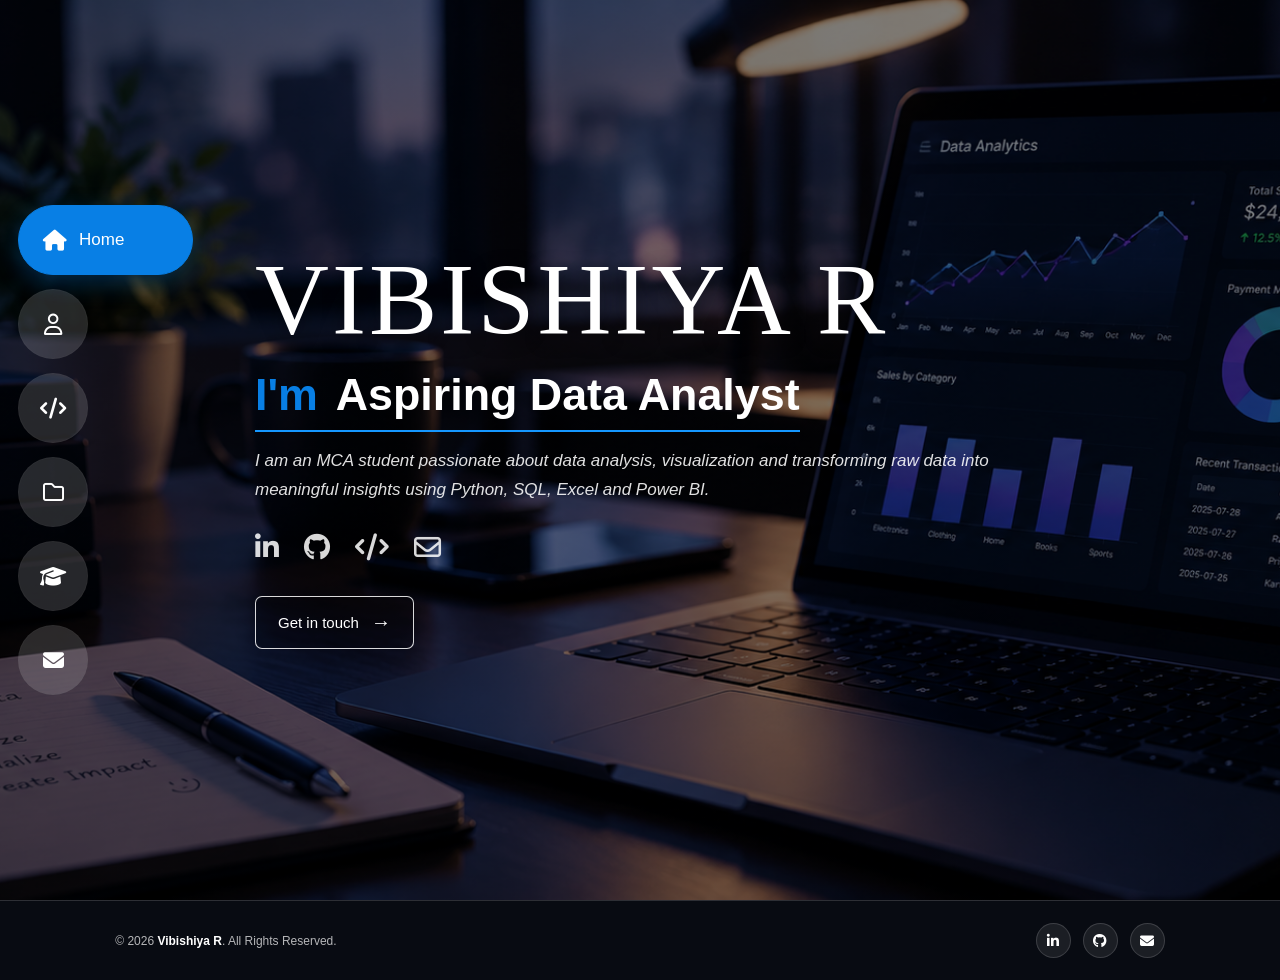
<file: index.html>
<!DOCTYPE html>
<html lang="en">

<head>
    <meta charset="UTF-8">
    <meta name="viewport" content="width=device-width, initial-scale=1.0">

    <title>Vibishiya R | Portfolio</title>

    <link rel="stylesheet" href="style.css">

    <!-- Font Awesome -->
    <link rel="stylesheet"
          href="https://cdnjs.cloudflare.com/ajax/libs/font-awesome/6.5.2/css/all.min.css">
</head>

<body>

    <!-- ================= LEFT NAVIGATION ================= -->

    <nav class="side-nav">

        <a href="index.html" class="nav-icon active" title="Home">
            <i class="fa-solid fa-house"></i>
        </a>

        <a href="about.html" class="nav-icon" title="About">
            <i class="fa-regular fa-user"></i>
        </a>

        <a href="skills.html" class="nav-icon" title="Skills">
            <i class="fa-solid fa-code"></i>
        </a>

        <a href="projects.html" class="nav-icon" title="Projects">
            <i class="fa-regular fa-folder"></i>
        </a>

        <a href="education.html" class="nav-icon" title="Education">
            <i class="fa-solid fa-graduation-cap"></i>
        </a>

        <a href="contact.html" class="nav-icon" title="Contact">
            <i class="fa-solid fa-envelope"></i>
        </a>

    </nav>


    <!-- ================= HOME ================= -->

    <main class="home-page">

        <div class="home-overlay"></div>

        <section class="hero-content">

            <h1>
                VIBISHIYA R
            </h1>

            <h2>
                <span>I'm</span>
                Aspiring Data Analyst
            </h2>

            <p>
                I am an MCA student passionate about data analysis,
                visualization and transforming raw data into
                meaningful insights using Python, SQL, Excel and Power BI.
            </p>


            <!-- SOCIAL LINKS -->

            <div class="social-icons">

                <a href="https://linkedin.com/in/vibishiya-r"
                   target="_blank"
                   title="LinkedIn">

                    <i class="fa-brands fa-linkedin-in"></i>

                </a>

                <a href="https://github.com/Vibishiya-R"
                   target="_blank"
                   title="GitHub">

                    <i class="fa-brands fa-github"></i>

                </a>

                <a href="https://leetcode.com/u/Vibishiya_R"
                   target="_blank"
                   title="LeetCode">

                    <i class="fa-solid fa-code"></i>

                </a>

                <a href="mailto:vibishiyarathakrishnan@gmail.com"
                   title="Email">

                    <i class="fa-regular fa-envelope"></i>

                </a>

            </div>


            <!-- BUTTON -->

            <a href="contact.html" class="contact-btn">
                Get in touch
                <span>→</span>
            </a>

        </section>

    </main>
<!-- =========================================
     FOOTER
========================================= -->

<footer class="site-footer">

    <div class="footer-content">

        <p>
            © 2026 <strong>Vibishiya R</strong>. All Rights Reserved.
        </p>

        <div class="footer-links">

            <a href="https://linkedin.com/in/vibishiya-r"
               target="_blank"
               title="LinkedIn">
                <i class="fa-brands fa-linkedin-in"></i>
            </a>

            <a href="https://github.com/Vibishiya-R"
               target="_blank"
               title="GitHub">
                <i class="fa-brands fa-github"></i>
            </a>

            <a href="mailto:vibishiyarathakrishnan@gmail.com"
               title="Email">
                <i class="fa-solid fa-envelope"></i>
            </a>

        </div>

    </div>

</footer>
</body>

</html>
</file>
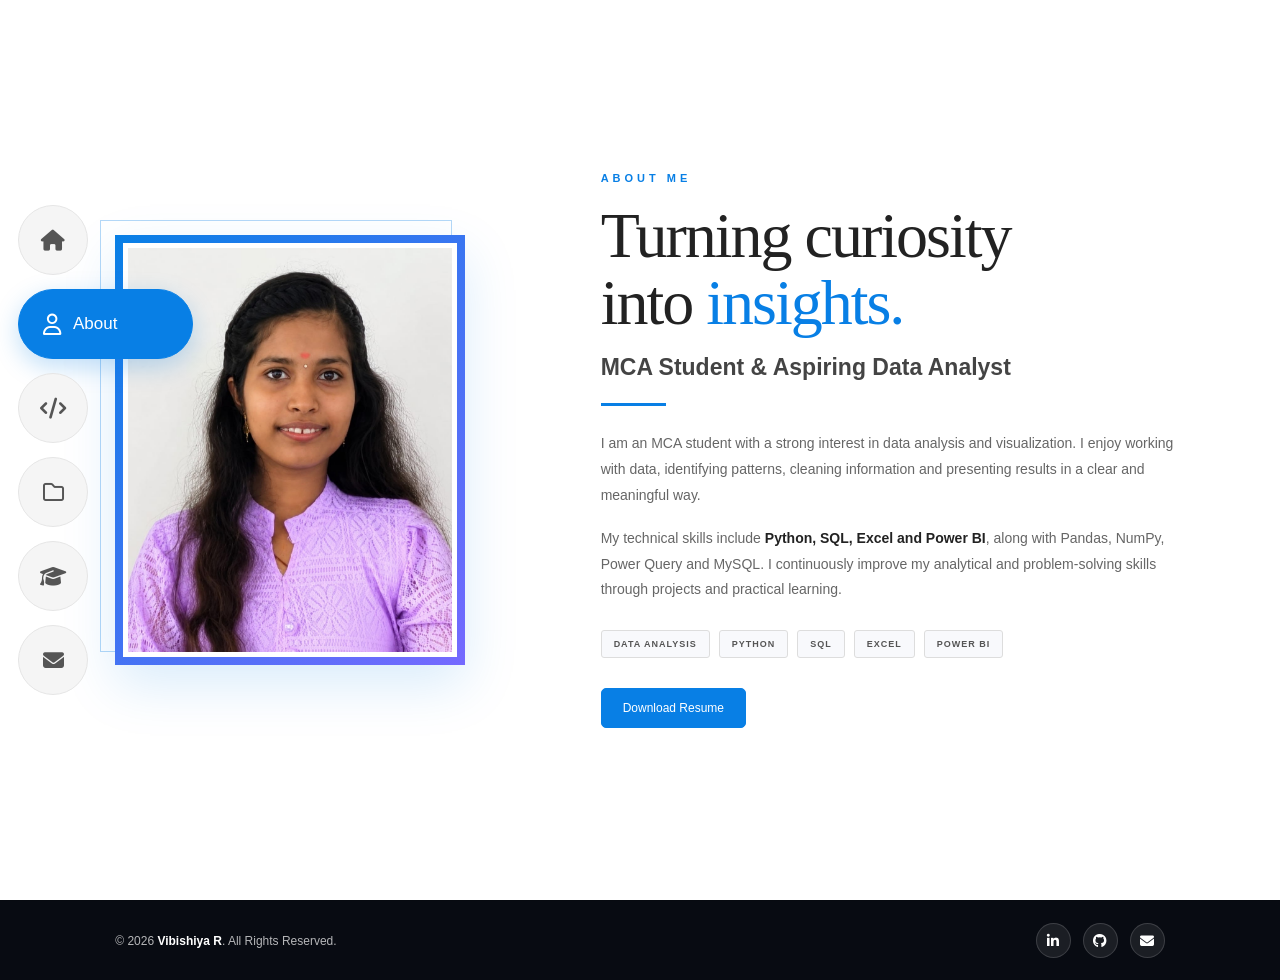
<file: about.html>
<!DOCTYPE html>
<html lang="en">

<head>

    <meta charset="UTF-8">
    <meta name="viewport" content="width=device-width, initial-scale=1.0">

    <title>About | Vibishiya R</title>

    <link rel="stylesheet" href="style.css">
<link rel="stylesheet"
      href="https://cdnjs.cloudflare.com/ajax/libs/font-awesome/6.5.2/css/all.min.css">
</head>


<body class="about-page">
 <!-- ================= LEFT NAVIGATION ================= -->

   <!-- ================= ABOUT PAGE NAVIGATION ================= -->

<nav class="about-nav">

    <a href="index.html" class="about-nav-item" title="Home">
        <i class="fa-solid fa-house"></i>
    </a>

    <a href="about.html" class="about-nav-item active" title="About">
        <i class="fa-regular fa-user"></i>
    </a>

    <a href="skills.html" class="about-nav-item" title="Skills">
        <i class="fa-solid fa-code"></i>
    </a>

    <a href="projects.html" class="about-nav-item" title="Projects">
        <i class="fa-regular fa-folder"></i>
    </a>

    <a href="education.html" class="about-nav-item" title="Education">
        <i class="fa-solid fa-graduation-cap"></i>
    </a>

    <a href="contact.html" class="about-nav-item" title="Contact">
        <i class="fa-solid fa-envelope"></i>
    </a>

</nav>

    <main class="about-main">


        <!-- LEFT : PROFILE IMAGE -->

        <section class="about-image">

            <div class="profile-box">

                <img src="profile.jpeg"
                     alt="Profile Photo">

            </div>

        </section>



        <!-- RIGHT : ABOUT CONTENT -->

        <section class="about-content">


            <p class="about-label">
                ABOUT ME
            </p>


            <h1>
                Turning curiosity<br>
                into <span>insights.</span>
            </h1>


            <h2>
                MCA Student & Aspiring Data Analyst
            </h2>


            <div class="about-line"></div>


            <p class="about-text">

                I am an MCA student with a strong interest in
                data analysis and visualization. I enjoy working
                with data, identifying patterns, cleaning information
                and presenting results in a clear and meaningful way.

            </p>


            <p class="about-text">

                My technical skills include
                <strong>Python, SQL, Excel and Power BI</strong>,
                along with Pandas, NumPy, Power Query and MySQL.
                I continuously improve my analytical and
                problem-solving skills through projects and
                practical learning.

            </p>


            <!-- SKILLS -->

            <div class="about-tags">

                <span>DATA ANALYSIS</span>

                <span>PYTHON</span>

                <span>SQL</span>

                <span>EXCEL</span>

                <span>POWER BI</span>

            </div>


            <!-- RESUME -->

            <a href="vibishiya_resume.pdf"
               class="about-btn"
               download>

                Download Resume

            </a>


        </section>

    </main>
<!-- ================= ABOUT PAGE FOOTER ================= -->

<footer class="about-footer">

    <div class="about-footer-content">

        <p>
            © 2026 <strong>Vibishiya R</strong>. All Rights Reserved.
        </p>

        <div class="about-footer-links">

            <a href="https://linkedin.com/in/vibishiya-r"
               target="_blank"
               title="LinkedIn">
                <i class="fa-brands fa-linkedin-in"></i>
            </a>

            <a href="https://github.com/Vibishiya-R"
               target="_blank"
               title="GitHub">
                <i class="fa-brands fa-github"></i>
            </a>

            <a href="mailto:vibishiyarathakrishnan@gmail.com"
               title="Email">
                <i class="fa-solid fa-envelope"></i>
            </a>

        </div>

    </div>

</footer>
</body>

</html>
</file>
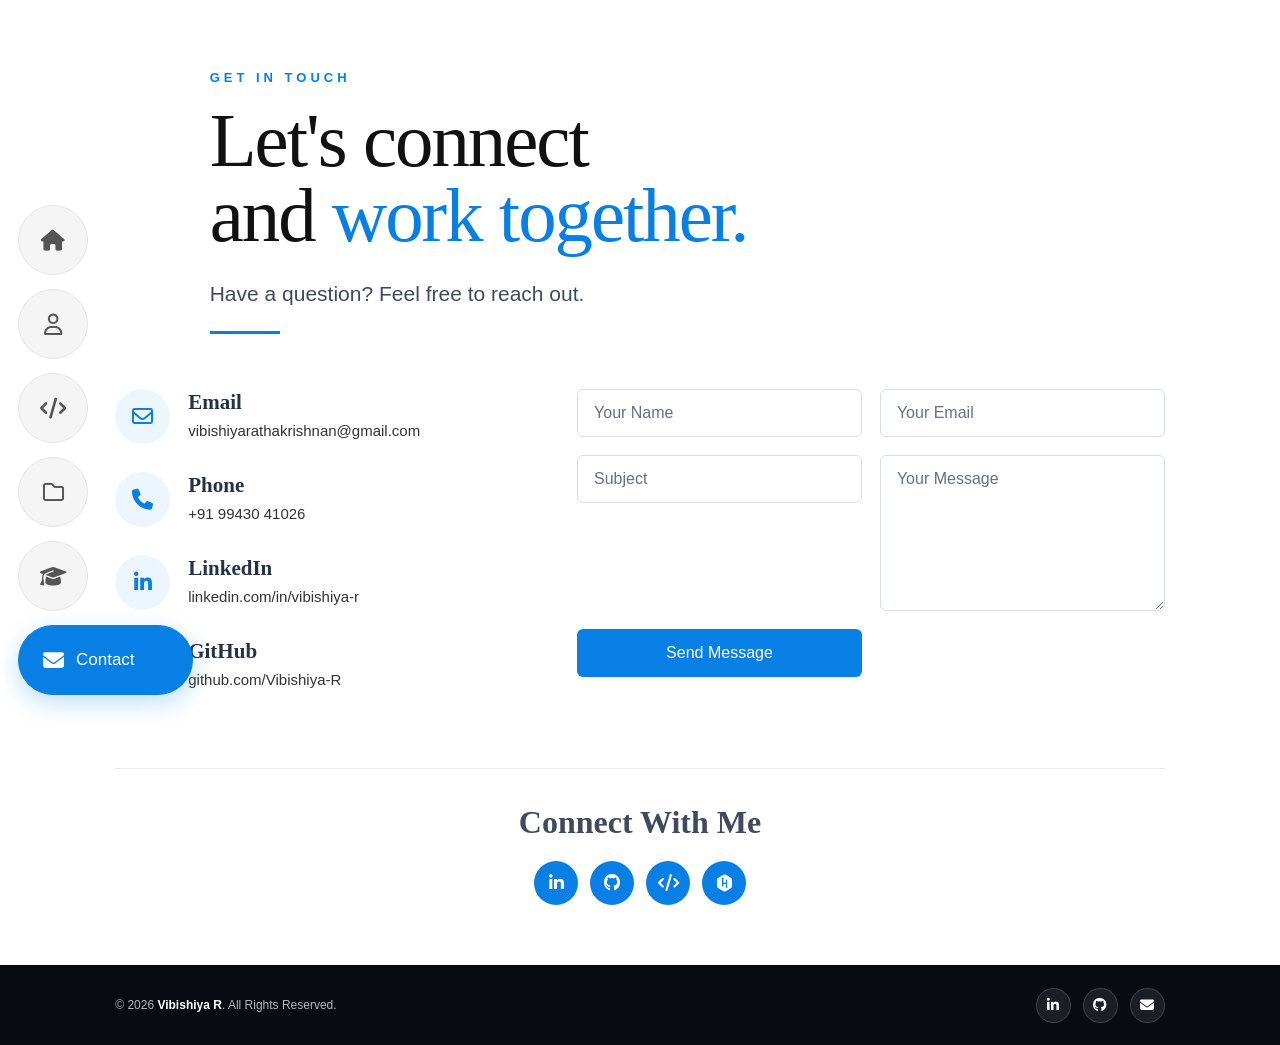
<file: contact.html>
<!DOCTYPE html>
<html lang="en">

<head>

    <meta charset="UTF-8">

    <meta name="viewport"
          content="width=device-width, initial-scale=1.0">

    <title>Contact | Vibishiya R</title>

    <link rel="stylesheet" href="style.css">

    <!-- Font Awesome -->
    <link rel="stylesheet"
          href="https://cdnjs.cloudflare.com/ajax/libs/font-awesome/6.5.2/css/all.min.css">

</head>


<body class="skills-page">


    <!-- =========================================
         SIDE NAVIGATION
    ========================================== -->

   <nav class="about-nav">

    <a href="index.html" class="about-nav-item" title="Home">
        <i class="fa-solid fa-house"></i>
    </a>

    <a href="about.html" class="about-nav-item" title="About">
        <i class="fa-regular fa-user"></i>
    </a>

    <a href="skills.html" class="about-nav-item" title="Skills">
        <i class="fa-solid fa-code"></i>
    </a>

    <a href="projects.html" class="about-nav-item" title="Projects">
        <i class="fa-regular fa-folder"></i>
    </a>

    <a href="education.html" class="about-nav-item" title="Education">
        <i class="fa-solid fa-graduation-cap"></i>
    </a>

    <a href="contact.html" class="about-nav-item active" title="Contact">
        <i class="fa-solid fa-envelope"></i>
    </a>

</nav>
<main class="contact-main">

    <!-- CONTACT HEADING -->
    <div class="contact-heading">

        <p class="contact-label">GET IN TOUCH</p>

        <h1>
            Let's connect<br>
            and <span>work together.</span>
        </h1>

        <h2>
            Have a question? Feel free to reach out.
        </h2>

        <div class="contact-line"></div>

    </div>


    <!-- CONTACT CONTENT -->
    <section class="contact-section">

        <!-- LEFT SIDE -->
        <div class="contact-info">

            <div class="contact-item">

                <div class="contact-icon">
                    <i class="fa-regular fa-envelope"></i>
                </div>

                <div>
                    <h3>Email</h3>
                    <p>vibishiyarathakrishnan@gmail.com</p>
                </div>

            </div>


            <div class="contact-item">

                <div class="contact-icon">
                    <i class="fa-solid fa-phone"></i>
                </div>

                <div>
                    <h3>Phone</h3>
                    <p>+91 99430 41026</p>
                </div>

            </div>


            <div class="contact-item">

                <div class="contact-icon">
                    <i class="fa-brands fa-linkedin-in"></i>
                </div>

                <div>
                    <h3>LinkedIn</h3>
                    <p>linkedin.com/in/vibishiya-r</p>
                </div>

            </div>


            <div class="contact-item">

                <div class="contact-icon">
                    <i class="fa-brands fa-github"></i>
                </div>

                <div>
                    <h3>GitHub</h3>
                    <p>github.com/Vibishiya-R</p>
                </div>

            </div>

        </div>


        <!-- RIGHT SIDE -->
        <div class="contact-form">

            <form action="https://formspree.io/f/myezdaep" method="POST">
                <div class="form-row">

                    <input type="text"
       name="name"
       placeholder="Your Name"
       required>

                    <input type="email"
       name="email"
       placeholder="Your Email"
       required>


                <input type="text"
       name="subject"
       placeholder="Subject"
       required>


                <textarea
    name="message"
    placeholder="Your Message"
    rows="7"
    required></textarea>


                <button type="submit">
                    Send Message
                </button>
            </form>

                

        </div>

    </section>


    <!-- CONTACT SOCIAL LINKS -->
    <section class="contact-social">

        <h2>Connect With Me</h2>

        <div class="social-links">

            <a href="https://www.linkedin.com/in/vibishiya-r"
               target="_blank"
               title="LinkedIn">
                <i class="fa-brands fa-linkedin-in"></i>
            </a>

            <a href="https://github.com/Vibishiya-R"
               target="_blank"
               title="GitHub">
                <i class="fa-brands fa-github"></i>
            </a>

            <a href="https://leetcode.com/u/Vibishiya_R"
               target="_blank"
               title="LeetCode">
                <i class="fa-solid fa-code"></i>
            </a>

            <a href="https://www.hackerrank.com/profile/vibishiya"
               target="_blank"
               title="HackerRank">
                <i class="fa-brands fa-hackerrank"></i>
            </a>

        </div>

    </section>

</main>
<!-- ================= ABOUT PAGE FOOTER ================= -->

<footer class="about-footer">

    <div class="about-footer-content">

        <p>
            © 2026 <strong>Vibishiya R</strong>. All Rights Reserved.
        </p>

        <div class="about-footer-links">

            <a href="https://linkedin.com/in/vibishiya-r"
               target="_blank"
               title="LinkedIn">
                <i class="fa-brands fa-linkedin-in"></i>
            </a>

            <a href="https://github.com/Vibishiya-R"
               target="_blank"
               title="GitHub">
                <i class="fa-brands fa-github"></i>
            </a>

            <a href="mailto:vibishiyarathakrishnan@gmail.com"
               title="Email">
                <i class="fa-solid fa-envelope"></i>
            </a>

        </div>

    </div>

</footer>

</body>

</html>
</file>
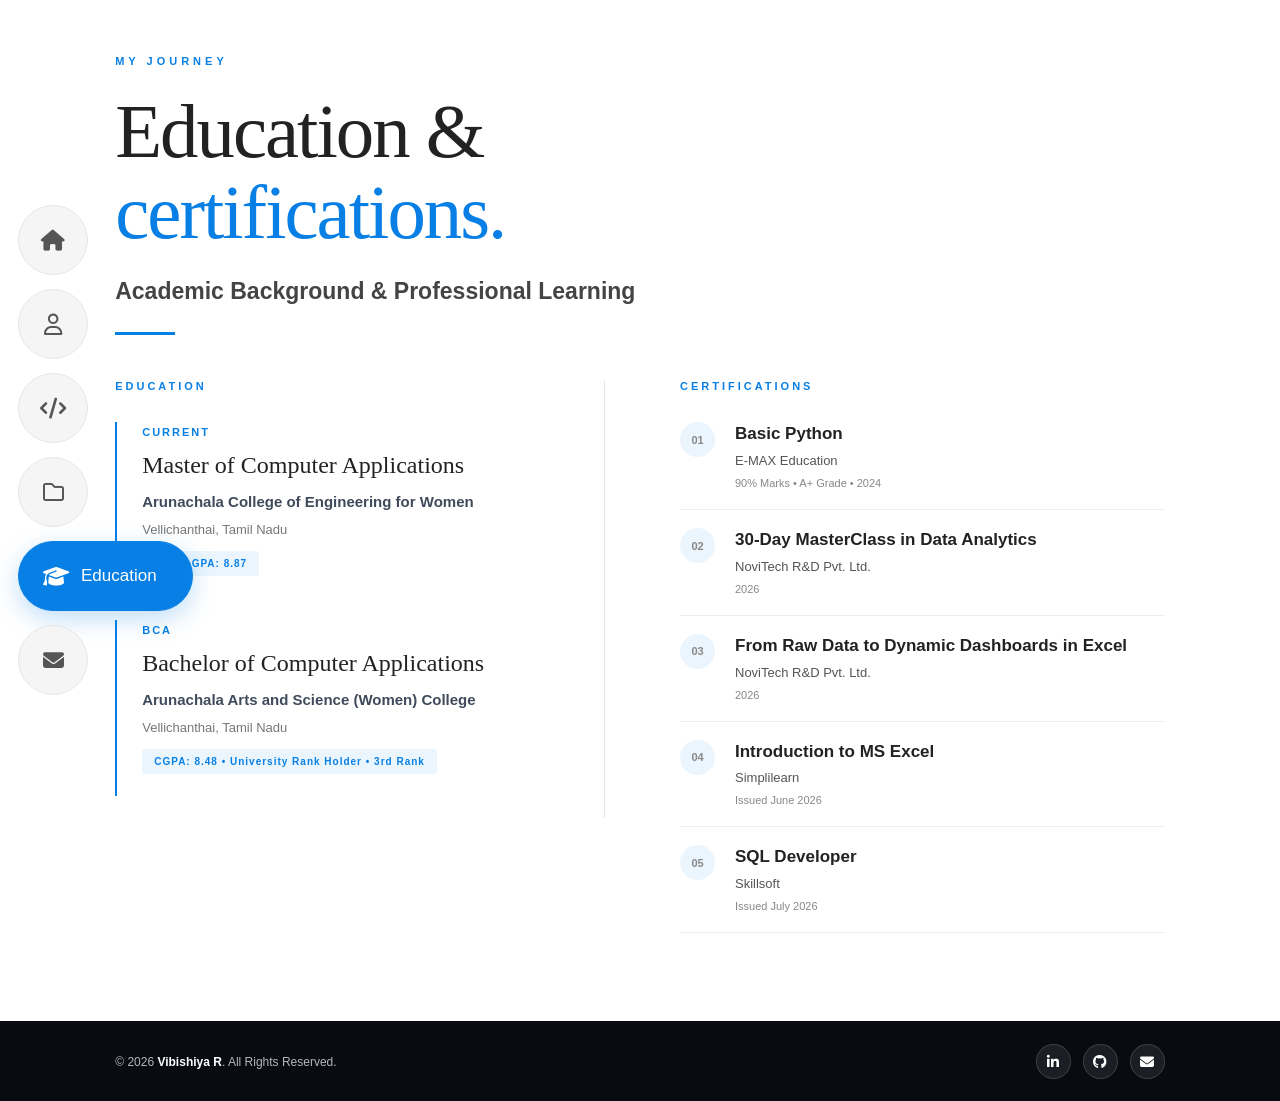
<file: education.html>
<!DOCTYPE html>
<html lang="en">

<head>

    <meta charset="UTF-8">

    <meta name="viewport"
          content="width=device-width, initial-scale=1.0">

    <title>Education | Vibishiya R</title>

    <link rel="stylesheet" href="style.css">

    <!-- Font Awesome -->
    <link rel="stylesheet"
          href="https://cdnjs.cloudflare.com/ajax/libs/font-awesome/6.5.2/css/all.min.css">

</head>


<body class="skills-page">


    <!-- =========================================
         SIDE NAVIGATION
    ========================================== -->

   <nav class="about-nav">

    <a href="index.html" class="about-nav-item" title="Home">
        <i class="fa-solid fa-house"></i>
    </a>

    <a href="about.html" class="about-nav-item" title="About">
        <i class="fa-regular fa-user"></i>
    </a>

    <a href="skills.html" class="about-nav-item" title="Skills">
        <i class="fa-solid fa-code"></i>
    </a>

    <a href="projects.html" class="about-nav-item" title="Projects">
        <i class="fa-regular fa-folder"></i>
    </a>

    <a href="education.html" class="about-nav-item active" title="Education">
        <i class="fa-solid fa-graduation-cap"></i>
    </a>

    <a href="contact.html" class="about-nav-item" title="Contact">
        <i class="fa-solid fa-envelope"></i>
    </a>

</nav>
<main class="education-main">

    <!-- =========================================
         PAGE HEADING
    ========================================== -->

    <div class="education-heading">

        <p class="education-label">MY JOURNEY</p>

        <h1>
            Education &<br>
            <span>certifications.</span>
        </h1>

        <h2>
            Academic Background & Professional Learning
        </h2>

        <div class="education-line"></div>

    </div>


    <!-- =========================================
         EDUCATION + CERTIFICATIONS
    ========================================== -->

    <section class="education-certifications">


        <!-- =====================================
             LEFT : EDUCATION
        ====================================== -->

        <div class="education-section">

            <p class="section-label">EDUCATION</p>

            <!-- MCA -->

            <div class="education-item">

                <span class="education-year">CURRENT</span>

                <h3>
                    Master of Computer Applications
                </h3>

                <h4>
                    Arunachala College of Engineering for Women
                </h4>

                <p>
                    Vellichanthai, Tamil Nadu
                </p>

                <span class="education-status">
        MCA • GPA: 8.87
    </span>

            </div>


            <!-- BCA -->

            <div class="education-item">

                <span class="education-year">BCA</span>

                <h3>
                    Bachelor of Computer Applications
                </h3>

                <h4>
                    Arunachala Arts and Science (Women) College
                </h4>

                <p>
                    Vellichanthai, Tamil Nadu
                </p>

                <span class="education-status">
                    CGPA: 8.48 • University Rank Holder • 3rd Rank
                </span>

            </div>

        </div>



        <!-- =====================================
             RIGHT : CERTIFICATIONS
        ====================================== -->

        <div class="certification-section">

            <p class="section-label">CERTIFICATIONS</p>


            <!-- Certificate 01 -->

            <div class="certification-item">

                <span class="cert-number">01</span>

                <div>

                    <h3>
                        Basic Python
                    </h3>

                    <p>
                        E-MAX Education
                    </p>

                    <span>
                        90% Marks • A+ Grade • 2024
                    </span>

                </div>

            </div>


            


            <!-- Certificate 03 -->

            <div class="certification-item">

                <span class="cert-number">02</span>

                <div>

                    <h3>
                        30-Day MasterClass in Data Analytics
                    </h3>

                    <p>
                        NoviTech R&D Pvt. Ltd.
                    </p>

                    <span>
                        2026
                    </span>

                </div>

            </div>


            <!-- Certificate 04 -->

            <div class="certification-item">

                <span class="cert-number">03</span>

                <div>

                    <h3>
                        From Raw Data to Dynamic Dashboards in Excel
                    </h3>

                    <p>
                        NoviTech R&D Pvt. Ltd.
                    </p>

                    <span>
                        2026
                    </span>

                </div>

            </div>


            <!-- Certificate 05 -->

            <div class="certification-item">

                <span class="cert-number">04</span>

                <div>

                    <h3>
                        Introduction to MS Excel
                    </h3>

                    <p>
                        Simplilearn
                    </p>

                    <span>
                        Issued June 2026
                    </span>

                </div>

            </div>


            <!-- Certificate 06 -->

            <div class="certification-item">

                <span class="cert-number">05</span>

                <div>

                    <h3>
                        SQL Developer
                    </h3>

                    <p>
                        Skillsoft
                    </p>

                    <span>
                        Issued July 2026
                    </span>

                </div>

            </div>

        </div>

    </section>

</main>
<!-- ================= ABOUT PAGE FOOTER ================= -->

<footer class="about-footer">

    <div class="about-footer-content">

        <p>
            © 2026 <strong>Vibishiya R</strong>. All Rights Reserved.
        </p>

        <div class="about-footer-links">

            <a href="https://linkedin.com/in/vibishiya-r"
               target="_blank"
               title="LinkedIn">
                <i class="fa-brands fa-linkedin-in"></i>
            </a>

            <a href="https://github.com/Vibishiya-R"
               target="_blank"
               title="GitHub">
                <i class="fa-brands fa-github"></i>
            </a>

            <a href="mailto:vibishiyarathakrishnan@gmail.com"
               title="Email">
                <i class="fa-solid fa-envelope"></i>
            </a>


        </div>

    </div>

</footer>
</body>
</html>
</file>
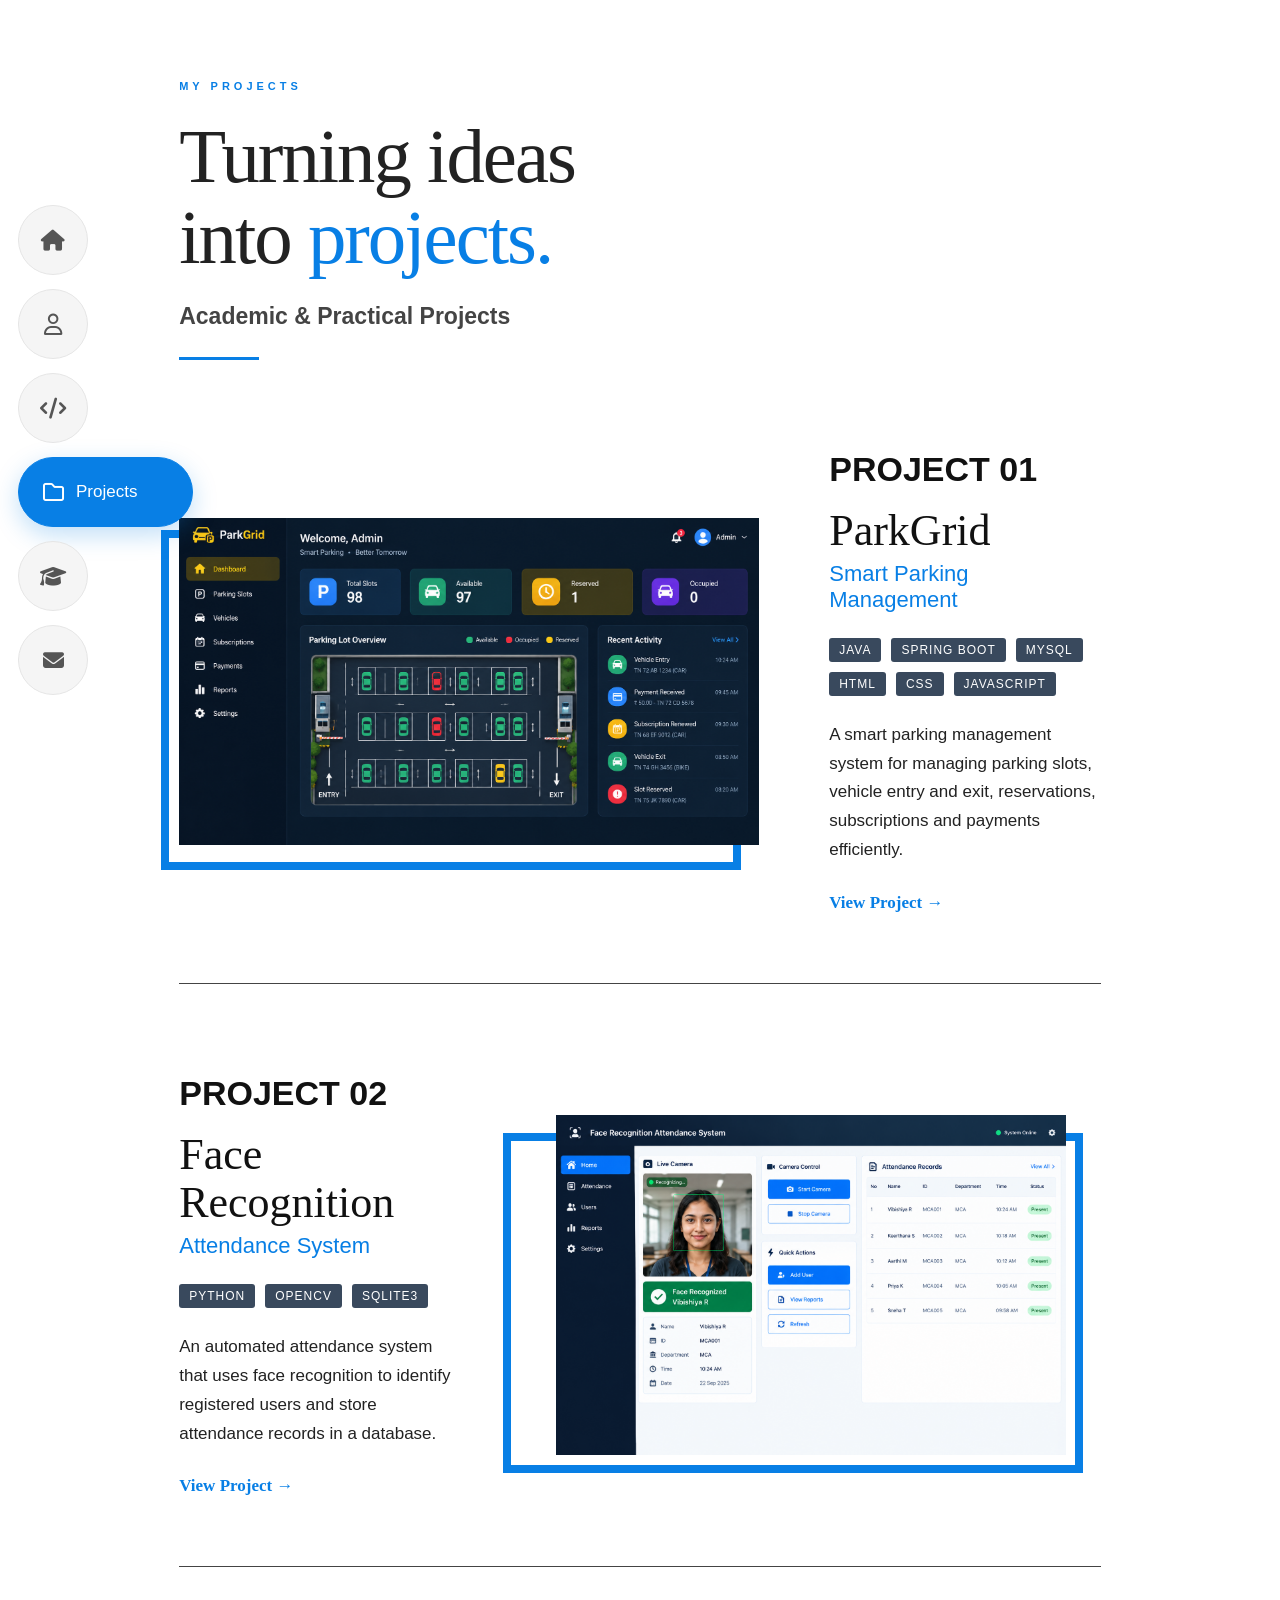
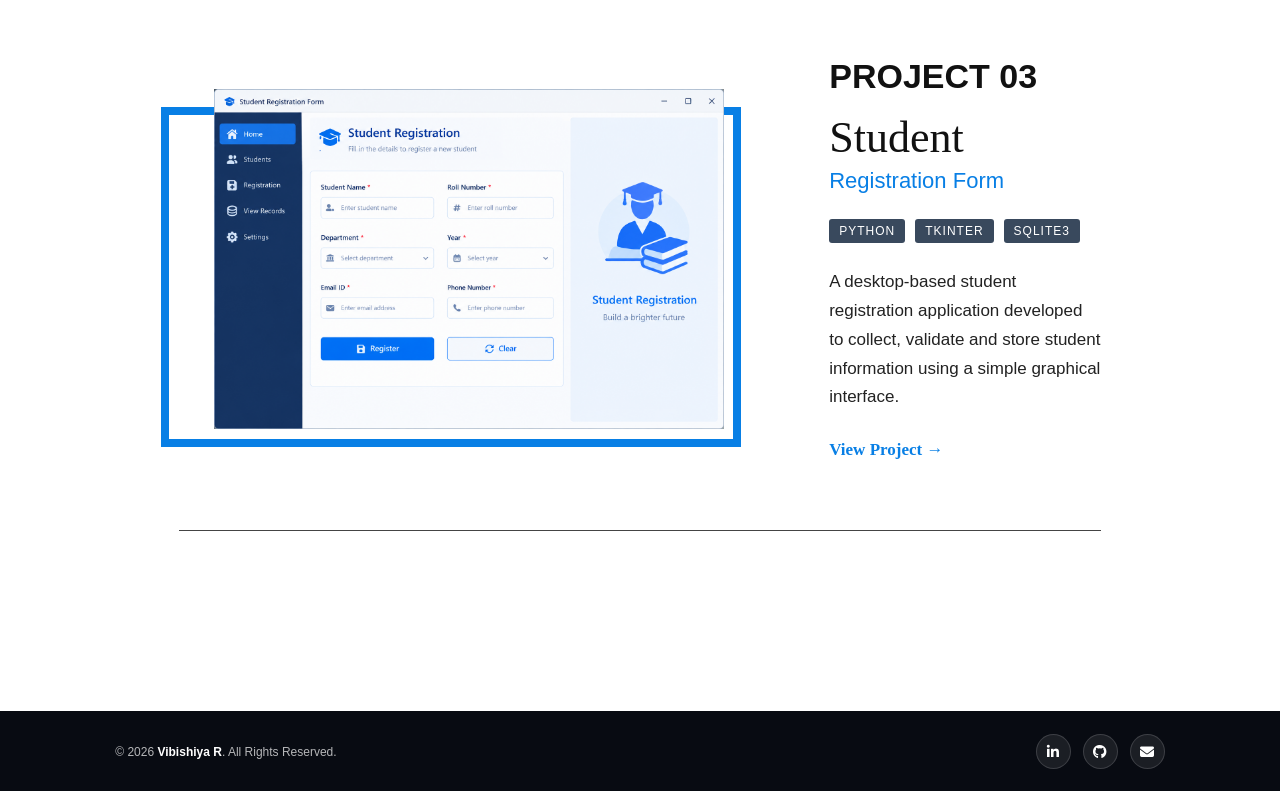
<file: projects.html>
<!DOCTYPE html>
<html lang="en">

<head>

    <meta charset="UTF-8">

    <meta name="viewport"
          content="width=device-width, initial-scale=1.0">

    <title>Projects | Vibishiya R</title>

    <link rel="stylesheet" href="style.css">

    <!-- Font Awesome -->
    <link rel="stylesheet"
          href="https://cdnjs.cloudflare.com/ajax/libs/font-awesome/6.5.2/css/all.min.css">

</head>


<body class="skills-page">


    <!-- =========================================
         SIDE NAVIGATION
    ========================================== -->

   <nav class="about-nav">

    <a href="index.html" class="about-nav-item" title="Home">
        <i class="fa-solid fa-house"></i>
    </a>

    <a href="about.html" class="about-nav-item" title="About">
        <i class="fa-regular fa-user"></i>
    </a>

    <a href="skills.html" class="about-nav-item" title="Skills">
        <i class="fa-solid fa-code"></i>
    </a>

    <a href="projects.html" class="about-nav-item active" title="Projects">
        <i class="fa-regular fa-folder"></i>
    </a>

    <a href="education.html" class="about-nav-item" title="Education">
        <i class="fa-solid fa-graduation-cap"></i>
    </a>

    <a href="contact.html" class="about-nav-item" title="Contact">
        <i class="fa-solid fa-envelope"></i>
    </a>

</nav>



<main class="projects-main">

    <!-- =========================================
         PROJECTS HEADING
    ========================================== -->

    <div class="projects-heading">

        <p class="projects-label">MY PROJECTS</p>

        <h1>
            Turning ideas<br>
            into <span>projects.</span>
        </h1>

        <h2>
            Academic & Practical Projects
        </h2>

        <div class="projects-line"></div>

    </div>


    <!-- =========================================
         PROJECT 01
    ========================================== -->

    <section class="project-showcase project-left">

        <div class="project-image-box">

            <div class="project-image-border"></div>

            <img src="parkgrid.png"
                 alt="ParkGrid Smart Parking Management System">

        </div>


        <div class="project-details">

            <p class="project-number">PROJECT 01</p>

            <h2>
                ParkGrid
            </h2>

            <h3>
                Smart Parking Management
            </h3>

            <div class="project-tech">

                <span>JAVA</span>
                <span>SPRING BOOT</span>
                <span>MYSQL</span>
                <span>HTML</span>
                <span>CSS</span>
                <span>JAVASCRIPT</span>

            </div>

            <p class="project-description">

                A smart parking management system for managing
                parking slots, vehicle entry and exit, reservations,
                subscriptions and payments efficiently.

            </p>

            <a href="https://github.com/Vibishiya-R/Parking-Lot-Management"
               class="project-view-btn"
               target="_blank">

                View Project →

            </a>

        </div>

    </section>



    <!-- =========================================
         PROJECT 02
    ========================================== -->

    <section class="project-showcase project-right">

        <div class="project-details">

            <p class="project-number">PROJECT 02</p>

            <h2>
                Face Recognition
            </h2>

            <h3>
                Attendance System
            </h3>

            <div class="project-tech">

                <span>PYTHON</span>
                <span>OPENCV</span>
                <span>SQLITE3</span>

            </div>

            <p class="project-description">

                An automated attendance system that uses face
                recognition to identify registered users and
                store attendance records in a database.

            </p>

            <a href="https://github.com/Vibishiya-R/Face-Recognition-Attendance-System"
               class="project-view-btn"
               target="_blank">

                View Project →

            </a>

        </div>


        <div class="project-image-box">

            <div class="project-image-border"></div>

            <img src="face.png"
                 alt="Face Recognition Attendance System">

        </div>

    </section>



    <!-- =========================================
         PROJECT 03
    ========================================== -->

    <section class="project-showcase project-left">

        <div class="project-image-box">

            <div class="project-image-border"></div>

            <img src="registration.png"
                 alt="Student Registration Form">

        </div>


        <div class="project-details">

            <p class="project-number">PROJECT 03</p>

            <h2>
                Student
            </h2>

            <h3>
                Registration Form
            </h3>

            <div class="project-tech">

                <span>PYTHON</span>
                <span>TKINTER</span>
                <span>SQLITE3</span>

            </div>

            <p class="project-description">

                A desktop-based student registration application
                developed to collect, validate and store student
                information using a simple graphical interface.

            </p>

            <a href="https://github.com/Vibishiya-R/Student_Registration_Form"
               class="project-view-btn"
               target="_blank">

                View Project →

            </a>

        </div>

    </section>

</main>
<!-- ================= ABOUT PAGE FOOTER ================= -->

<footer class="about-footer">

    <div class="about-footer-content">

        <p>
            © 2026 <strong>Vibishiya R</strong>. All Rights Reserved.
        </p>

        <div class="about-footer-links">

            <a href="https://linkedin.com/in/vibishiya-r"
               target="_blank"
               title="LinkedIn">
                <i class="fa-brands fa-linkedin-in"></i>
            </a>

            <a href="https://github.com/Vibishiya-R"
               target="_blank"
               title="GitHub">
                <i class="fa-brands fa-github"></i>
            </a>

            <a href="mailto:vibishiyarathakrishnan@gmail.com"
               title="Email">
                <i class="fa-solid fa-envelope"></i>
            </a>


        </div>

    </div>

</footer>
</body>
</html>
</file>
<file: style.css>
/* =========================================
   RESET
========================================= */

* {
    margin: 0;
    padding: 0;
    box-sizing: border-box;
}

html,
body {
    width: 100%;
    height: 100%;
}

body {
    font-family: Arial, Helvetica, sans-serif;
    overflow: hidden;
}


/* =========================================
   HOME BACKGROUND
========================================= */

.home-page {
    width: 100%;
    height: 100vh;

    position: relative;

    display: flex;
    align-items: center;
    justify-content: center;

    background:
        url("home-bg.png")
        center center / cover
        no-repeat;

    background-color: #17151d;
}


/* =========================================
   DARK OVERLAY
========================================= */

.home-overlay {
    position: absolute;

    inset: 0;

    background:
        linear-gradient(
            90deg,
            rgba(0, 0, 0, 0.58),
            rgba(0, 0, 0, 0.48)
        );

    z-index: 1;
}


/* =========================================
   LEFT SIDE NAVIGATION
========================================= */
/* =========================================
   SIDE NAVIGATION
========================================= */
/* =========================================
   SIDE NAVIGATION
========================================= */

.side-nav {

    position: fixed;

    left: 18px;

    top: 50%;

    transform: translateY(-50%);

    display: flex;

    flex-direction: column;

    gap: 14px;

    z-index: 9999;
}


/* =========================================
   NORMAL NAV BUTTON
========================================= */

.nav-icon {

    width: 70px;

    height: 70px;

    display: flex;

    align-items: center;

    justify-content: center;

    color: #ffffff;

    background: rgba(255, 255, 255, 0.15);

    border: 1px solid rgba(100, 100, 100, 0.10);

    border-radius: 50px;

    text-decoration: none;

    box-sizing: border-box;

    overflow: hidden;

    transition: all 0.35s ease;
}


/* =========================================
   ICON
========================================= */

.nav-icon i {

    font-size: 21px;

    flex-shrink: 0;
}


/* =========================================
   ACTIVE BUTTON
========================================= */

.nav-icon.active {

    width: 175px;

    justify-content: flex-start;

    padding-left: 24px;

    color: #ffffff;

    background: #087fe5;

    border-color: #087fe5;

    box-shadow:
        0 8px 25px rgba(8, 127, 229, 0.30);
}


/* =========================================
   ACTIVE LABEL
========================================= */

.nav-icon.active::after {

    margin-left: 12px;

    color: #ffffff;

    font-size: 17px;

    font-weight: 500;

    white-space: nowrap;
}


/* =========================================
   LABELS
========================================= */

.nav-icon.active[title="Home"]::after {
    content: "Home";
}

.nav-icon.active[title="About"]::after {
    content: "About";
}

.nav-icon.active[title="Skills"]::after {
    content: "Skills";
}

.nav-icon.active[title="Projects"]::after {
    content: "Projects";
}

.nav-icon.active[title="Education"]::after {
    content: "Education";
}

.nav-icon.active[title="Contact"]::after {
    content: "Contact";
}


/* =========================================
   HOVER
========================================= */

.nav-icon:hover {

    width: 175px;

    justify-content: flex-start;

    padding-left: 24px;

    color: #ffffff;

    background: #087fe5;

    border-color: #087fe5;

    box-shadow:
        0 8px 25px rgba(8, 127, 229, 0.30);
}


/* =========================================
   HOVER LABEL
========================================= */

.nav-icon:hover::after {

    margin-left: 12px;

    color: #ffffff;

    font-size: 17px;

    font-weight: 500;

    white-space: nowrap;
}


.nav-icon:hover[title="Home"]::after {
    content: "Home";
}

.nav-icon:hover[title="About"]::after {
    content: "About";
}

.nav-icon:hover[title="Skills"]::after {
    content: "Skills";
}

.nav-icon:hover[title="Projects"]::after {
    content: "Projects";
}

.nav-icon:hover[title="Education"]::after {
    content: "Education";
}

.nav-icon:hover[title="Contact"]::after {
    content: "Contact";
}

/* =========================================
   HERO CONTENT
========================================= */

.hero-content {
    width: 90%;
    max-width: 850px;

    position: relative;

    z-index: 2;

    text-align: left;

    margin-left: 80px;
}


/* =========================================
   NAME
========================================= */

.hero-content h1 {
    margin-bottom: 20px;

    color: #ffffff;

    font-family: Georgia, "Times New Roman", serif;

    font-size: clamp(60px, 8vw, 110px);

    font-weight: 400;

    line-height: 0.95;

    letter-spacing: 3px;

    text-shadow:
        0 4px 20px rgba(0, 0, 0, 0.35);
}


/* =========================================
   DESIGNATION
========================================= */

.hero-content h2 {
    display: inline-block;

    margin-bottom: 15px;

    padding-bottom: 8px;

    color: #ffffff;

    font-size: clamp(28px, 3.5vw, 48px);

    font-weight: 700;

    line-height: 1.2;

    border-bottom:
        2px solid #1597ff;
}

.hero-content h2 span {
    color: #087fe5;

    margin-right: 7px;
}


/* =========================================
   DESCRIPTION
========================================= */

.hero-content p {
    max-width: 800px;

    margin-bottom: 28px;

    color: rgba(255, 255, 255, 0.88);

    font-size: 17px;

    line-height: 1.7;

    font-style: italic;
}


/* =========================================
   SOCIAL ICONS
========================================= */

.social-icons {
    display: flex;

    align-items: center;

    gap: 25px;

    margin-bottom: 32px;
}

.social-icons a {
    color: rgba(255, 255, 255, 0.85);

    text-decoration: none;

    font-size: 27px;

    transition: 0.3s ease;
}

.social-icons a:hover {
    color: #1597ff;

    transform: translateY(-4px);
}


/* =========================================
   GET IN TOUCH BUTTON
========================================= */

.contact-btn {
    display: inline-flex;

    align-items: center;

    gap: 12px;

    padding: 14px 22px;

    color: #ffffff;

    text-decoration: none;

    font-size: 15px;

    font-weight: 500;

    border: 1px solid rgba(255, 255, 255, 0.85);

    border-radius: 7px;

    background: rgba(0, 0, 0, 0.12);

    transition: all 0.3s ease;
}

.contact-btn span {
    font-size: 20px;

    transition: 0.3s ease;
}

.contact-btn:hover {
    background: #087fe5;

    border-color: #087fe5;
}

.contact-btn:hover span {
    transform: translateX(5px);
}


/* =========================================
   TABLET
========================================= */

@media (max-width: 900px) {

    .side-nav {
        left: 10px;
    }

    .nav-icon {
        width: 55px;
        height: 55px;
    }

    .nav-icon i {
        font-size: 17px;
    }

    .hero-content {
        margin-left: 80px;

        max-width: 700px;
    }

    .hero-content h1 {
        font-size: 70px;
    }

    .hero-content h2 {
        font-size: 32px;
    }
}


/* =========================================
   MOBILE
========================================= */

@media (max-width: 650px) {

    body {
        overflow-y: auto;
    }

    .home-page {
        min-height: 100vh;

        height: auto;

        padding: 80px 25px 120px;
    }

    /* Bottom navigation on mobile */

    .side-nav {
        left: 50%;

        top: auto;
        bottom: 15px;

        transform: translateX(-50%);

        flex-direction: row;

        gap: 7px;

        padding: 8px 10px;

        border-radius: 40px;

        background:
            rgba(0, 0, 0, 0.65);

        backdrop-filter: blur(10px);
    }

    .nav-icon {
        width: 45px;
        height: 45px;

        background:
            transparent;

        border: none;
    }

    .nav-icon i {
        font-size: 15px;
    }

    .nav-icon.active {
        background: #087fe5;
    }

    .hero-content {
        width: 100%;

        margin-left: 0;

        text-align: center;
    }

    .hero-content h1 {
        font-size: 50px;

        letter-spacing: 1px;
    }

    .hero-content h2 {
        font-size: 25px;
    }

    .hero-content p {
        font-size: 14px;
    }

    .social-icons {
        justify-content: center;
    }

    .contact-btn {
        margin: auto;
    }
}
/* =========================================
   ABOUT PAGE
========================================= */

.about-page {

    width: 100%;

    min-height: 100vh;

    margin: 0;

    background: #ffffff;

    color: #222222;

    overflow-x: hidden;
}


/* =========================================
   MAIN LAYOUT
========================================= */

.about-main {

    width: 86%;

    max-width: 1200px;

    min-height: 100vh;

    margin: auto;

    display: grid;

    grid-template-columns: 0.85fr 1.25fr;

    align-items: center;

    gap: 110px;
}


/* =========================================
   PROFILE IMAGE
========================================= */

.about-image {

    display: flex;

    justify-content: center;

    align-items: center;
}


.profile-box {

    width: 350px;

    height: 430px;

    padding: 8px;

    position: relative;

    background:
        linear-gradient(
            135deg,
            #087fe5,
            #7569ff
        );

    box-shadow:
        0 20px 50px rgba(8, 127, 229, 0.15);
}


.profile-box::before {

    content: "";

    position: absolute;

    width: 100%;

    height: 100%;

    left: -15px;

    top: -15px;

    border: 1px solid #087fe5;

    opacity: 0.3;

    z-index: -1;
}


.profile-box img {

    width: 100%;

    height: 100%;

    display: block;

    object-fit: cover;

    border: 5px solid #ffffff;
}


/* =========================================
   CONTENT
========================================= */

.about-content {

    max-width: 680px;
}


.about-label {

    margin-bottom: 18px;

    color: #087fe5;

    font-size: 11px;

    font-weight: 600;

    letter-spacing: 4px;
}


.about-content h1 {

    margin: 0 0 18px;

    color: #222222;

    font-family:
        Georgia,
        "Times New Roman",
        serif;

    font-size: clamp(48px, 5vw, 70px);

    font-weight: 400;

    line-height: 1.05;

    letter-spacing: -2px;
}


.about-content h1 span {

    color: #087fe5;
}


.about-content h2 {

    margin: 0 0 22px;

    color: #444444;

    font-size: 23px;

    font-weight: 600;
}


/* =========================================
   LINE
========================================= */

.about-line {

    width: 65px;

    height: 3px;

    margin-bottom: 25px;

    background: #087fe5;
}


/* =========================================
   DESCRIPTION
========================================= */

.about-text {

    max-width: 650px;

    margin-bottom: 17px;

    color: #666666;

    font-size: 14px;

    line-height: 1.85;
}


.about-text strong {

    color: #222222;

    font-weight: 600;
}


/* =========================================
   SKILL TAGS
========================================= */

.about-tags {

    display: flex;

    flex-wrap: wrap;

    gap: 9px;

    margin-top: 27px;

    margin-bottom: 30px;
}


.about-tags span {

    padding: 8px 12px;

    color: #555555;

    background: #f8f9fc;

    border: 1px solid #dddddd;

    border-radius: 3px;

    font-size: 9px;

    font-weight: 600;

    letter-spacing: 1px;

    transition: 0.3s ease;
}


.about-tags span:hover {

    color: #ffffff;

    background: #087fe5;

    border-color: #087fe5;
}


/* =========================================
   RESUME BUTTON
========================================= */

.about-btn {

    display: inline-block;

    padding: 12px 21px;

    color: #ffffff;

    background: #087fe5;

    border: 1px solid #087fe5;

    border-radius: 5px;

    text-decoration: none;

    font-size: 12px;

    transition: 0.3s ease;
}


.about-btn:hover {

    color: #087fe5;

    background: #ffffff;
}


/* =========================================
   TABLET
========================================= */

@media (max-width: 1000px) {

    .about-main {

        width: 90%;

        grid-template-columns: 0.8fr 1.2fr;

        gap: 60px;
    }


    .profile-box {

        width: 280px;

        height: 350px;
    }


    .about-content h1 {

        font-size: 52px;
    }


    .about-content h2 {

        font-size: 20px;
    }

}


/* =========================================
   MOBILE
========================================= */

@media (max-width: 750px) {

    .about-page {

        overflow-y: auto;
    }


    .about-main {

        width: 90%;

        padding: 70px 0 100px;

        display: flex;

        flex-direction: column;

        gap: 50px;

        text-align: center;
    }


    .profile-box {

        width: 250px;

        height: 310px;
    }


    .about-content {

        max-width: 100%;
    }


    .about-label {

        font-size: 10px;
    }


    .about-content h1 {

        font-size: 45px;

        letter-spacing: -1px;
    }


    .about-content h2 {

        font-size: 19px;
    }


    .about-line {

        margin-left: auto;

        margin-right: auto;
    }


    .about-text {

        font-size: 13px;
    }


    .about-tags {

        justify-content: center;
    }

}
/* =========================================
   PORTFOLIO SIDE NAVIGATION
========================================= */

.portfolio-nav {

    position: fixed;

    left: 14px;

    top: 50%;

    transform: translateY(-50%);

    display: flex;

    flex-direction: column;

    gap: 20px;

    z-index: 9999;
}


/* =========================================
   NAVIGATION CIRCLE
========================================= */

.portfolio-nav-item {

    width: 60px;

    height: 60px;

    display: flex;

    align-items: center;

    justify-content: center;

    color: #ffffff;

    background: gainsboro;

    border: 1px solid rgba(255, 255, 255, 0.12);

    border-radius: 50%;

    text-decoration: none;

    font-size: 18px;

    box-shadow: 0 7px 18px rgba(0, 0, 0, 0.20);

    transition: all 0.3s ease;
}


/* =========================================
   ACTIVE
========================================= */

.portfolio-nav-item.active {

    color: #ffffff;

    background: #087fe5;

    border-color: #087fe5;

    box-shadow:
        0 7px 22px rgba(8, 127, 229, 0.30);
}


/* =========================================
   HOVER
========================================= */

.portfolio-nav-item:hover {

    color: #ffffff;

    background: #087fe5;

    border-color: #087fe5;

    transform: scale(1.05);
}
/* =========================================
   SKILLS PAGE
========================================= */

.skills-page {

    margin: 0;

    min-height: 100vh;

    background: #ffffff;

    color: #222222;

    font-family: Arial, Helvetica, sans-serif;

    overflow-x: hidden;
}


/* =========================================
   SKILLS CONTENT
========================================= */

.skills-content {

    width: 82%;

    max-width: 1150px;

    margin: 0 auto;

    padding: 80px 0 80px 70px;
}


/* =========================================
   SMALL LABEL
========================================= */

.skills-label {

    margin: 0 0 18px;

    color: #087fe5;

    font-size: 11px;

    font-weight: 600;

    letter-spacing: 4px;
}


/* =========================================
   MAIN HEADING
========================================= */

.skills-content h1 {

    margin: 0 0 15px;

    color: #222222;

    font-family:
        Georgia,
        "Times New Roman",
        serif;

    font-size: 62px;

    font-weight: 400;

    line-height: 1.1;

    letter-spacing: -2px;
}


/* =========================================
   INTRO
========================================= */

.skills-intro {

    max-width: 620px;

    margin: 0 0 50px;

    color: #666666;

    font-size: 14px;

    line-height: 1.8;
}


/* =========================================
   SKILLS GRID
========================================= */

.skills-grid {

    display: grid;

    grid-template-columns:
        repeat(3, 1fr);

    gap: 20px;
}


/* =========================================
   SKILL CARD
========================================= */

.skill-card {

    min-height: 245px;

    padding: 28px;

    position: relative;

    background: #ffffff;

    border: 1px solid #e3e3e3;

    border-radius: 4px;

    box-shadow:
        0 8px 25px rgba(0, 0, 0, 0.04);

    transition:
        transform 0.3s ease,
        box-shadow 0.3s ease,
        border-color 0.3s ease;
}


/* =========================================
   CARD HOVER
========================================= */

.skill-card:hover {

    transform: translateY(-6px);

    border-color: #087fe5;

    box-shadow:
        0 15px 35px rgba(8, 127, 229, 0.12);
}


/* =========================================
   ICON
========================================= */

.skill-icon {

    width: 45px;

    height: 45px;

    display: flex;

    align-items: center;

    justify-content: center;

    margin-bottom: 18px;

    color: #087fe5;

    background: #f1f7fd;

    border-radius: 50%;

    font-size: 19px;
}


/* =========================================
   NUMBER
========================================= */

.skill-number {

    position: absolute;

    top: 25px;

    right: 25px;

    margin: 0;

    color: #cccccc;

    font-size: 11px;

    letter-spacing: 1px;
}


/* =========================================
   CARD TITLE
========================================= */

.skill-card h2 {

    margin: 0 0 6px;

    color: #222222;

    font-size: 20px;

    font-weight: 600;
}


.skill-card h3 {

    margin: 0 0 14px;

    color: #087fe5;

    font-size: 13px;

    font-weight: 600;

    letter-spacing: 0.5px;
}


/* =========================================
   CARD DESCRIPTION
========================================= */

.skill-card > p:last-child {

    margin: 0;

    color: #777777;

    font-size: 13px;

    line-height: 1.7;
}


/* =========================================
   TABLET
========================================= */

@media (max-width: 1000px) {

    .skills-content {

        width: 82%;

        padding-left: 50px;
    }


    .skills-grid {

        grid-template-columns:
            repeat(2, 1fr);
    }


    .skills-content h1 {

        font-size: 52px;
    }

}


/* =========================================
   MOBILE
========================================= */

@media (max-width: 750px) {

    .skills-content {

        width: 88%;

        margin: 0 auto;

        padding: 60px 0 100px;

        text-align: center;
    }


    .skills-content h1 {

        font-size: 45px;

        letter-spacing: -1px;
    }


    .skills-intro {

        margin-left: auto;

        margin-right: auto;

        margin-bottom: 35px;
    }


    .skills-grid {

        grid-template-columns: 1fr;

        text-align: left;
    }


    .skill-card {

        min-height: auto;
    }

}
/* =========================================
   FOOTER
========================================= */

.site-footer {

    width: 100%;

    min-height: 80px;

    display: flex;

    align-items: center;

    background: #080b12;

    border-top: 1px solid rgba(255, 255, 255, 0.15);

    position: relative;

    z-index: 100;

    box-sizing: border-box;
}


.footer-content {

    width: 82%;

    max-width: 1150px;

    margin: 0 auto;

    display: flex;

    align-items: center;

    justify-content: space-between;
}


.footer-content p {

    margin: 0;

    color: rgba(255, 255, 255, 0.7);

    font-size: 12px;
}


.footer-content strong {

    color: #ffffff;
}


.footer-links {

    display: flex;

    align-items: center;

    gap: 12px;
}


.footer-links a {

    width: 35px;

    height: 35px;

    display: flex;

    align-items: center;

    justify-content: center;

    color: #ffffff;

    background: rgba(255, 255, 255, 0.08);

    border: 1px solid rgba(255, 255, 255, 0.15);

    border-radius: 50%;

    text-decoration: none;

    font-size: 14px;

    transition: 0.3s ease;
}


.footer-links a:hover {

    color: #ffffff;

    background: #087fe5;

    border-color: #087fe5;

    transform: translateY(-3px);
}


/* =========================================
   IMPORTANT FOOTER FIX
========================================= */

body {

    overflow-x: hidden;

    overflow-y: auto;
}


.home-page {

    min-height: 100vh;

    height: auto;
}


/* =========================================
   MOBILE
========================================= */

@media (max-width: 750px) {

    .footer-content {

        width: 88%;

        flex-direction: column;

        gap: 15px;

        padding: 18px 0;

        text-align: center;
    }

}/* =========================================
   ABOUT PAGE NAVIGATION
========================================= */

.about-nav {

    position: fixed;

    left: 18px;

    top: 50%;

    transform: translateY(-50%);

    display: flex;

    flex-direction: column;

    gap: 14px;

    z-index: 9999;
}


/* =========================================
   NORMAL CIRCLE
========================================= */

.about-nav-item {

    width: 70px;

    height: 70px;

    display: flex;

    align-items: center;

    justify-content: center;

    position: relative;

    color: #555555;

    background: #f5f5f5;

    border: 1px solid #e5e5e5;

    border-radius: 50px;

    text-decoration: none;

    box-sizing: border-box;

    overflow: hidden;

    transition: all 0.35s ease;
}


/* =========================================
   ICON
========================================= */

.about-nav-item i {

    color: #555555;

    font-size: 21px;

    flex-shrink: 0;

    transition: all 0.35s ease;
}


/* =========================================
   ACTIVE ABOUT BUTTON
========================================= */

.about-nav-item.active {

    width: 175px;

    justify-content: flex-start;

    padding-left: 24px;

    color: #ffffff;

    background: #087fe5;

    border-color: #087fe5;

    box-shadow:
        0 8px 25px rgba(8, 127, 229, 0.25);
}


/* =========================================
   ACTIVE ICON
========================================= */

.about-nav-item.active i {

    color: #ffffff;
}


/* =========================================
   ACTIVE PAGE NAME
========================================= */

.about-nav-item.active::after {

    margin-left: 12px;

    color: #ffffff;

    font-size: 17px;

    font-weight: 500;

    white-space: nowrap;
}


.about-nav-item.active[title="Home"]::after {
    content: "Home";
}

.about-nav-item.active[title="About"]::after {
    content: "About";
}

.about-nav-item.active[title="Skills"]::after {
    content: "Skills";
}

.about-nav-item.active[title="Projects"]::after {
    content: "Projects";
}

.about-nav-item.active[title="Education"]::after {
    content: "Education";
}

.about-nav-item.active[title="Contact"]::after {
    content: "Contact";
}


/* =========================================
   HOVER
========================================= */

.about-nav-item:hover {

    width: 175px;

    justify-content: flex-start;

    padding-left: 24px;

    color: #ffffff;

    background: #087fe5;

    border-color: #087fe5;

    box-shadow:
        0 8px 25px rgba(8, 127, 229, 0.25);
}


/* =========================================
   HOVER ICON
========================================= */

.about-nav-item:hover i {

    color: #ffffff;
}


/* =========================================
   HOVER PAGE NAME
========================================= */

.about-nav-item:hover::after {

    margin-left: 12px;

    color: #ffffff;

    font-size: 17px;

    font-weight: 500;

    white-space: nowrap;
}


.about-nav-item:hover[title="Home"]::after {
    content: "Home";
}

.about-nav-item:hover[title="About"]::after {
    content: "About";
}

.about-nav-item:hover[title="Skills"]::after {
    content: "Skills";
}

.about-nav-item:hover[title="Projects"]::after {
    content: "Projects";
}

.about-nav-item:hover[title="Education"]::after {
    content: "Education";
}

.about-nav-item:hover[title="Contact"]::after {
    content: "Contact";
}
/* =========================================
   SKILLS PAGE
========================================= */

.skills-page {
    width: 100%;
    min-height: 100vh;
    margin: 0;
    background: #ffffff;
    color: #333333;
    overflow-x: hidden;
}


/* =========================================
   SKILLS MAIN
========================================= */

.skills-main {
    width: 100%;
    min-height: calc(100vh - 80px);
    padding-top: 25px;
    box-sizing: border-box;
}


/* =========================================
   SKILLS HEADING
========================================= */

.skills-heading {
    text-align: center;
    margin-bottom: 70px;
}

.skills-heading h1 {
    margin: 0;

    color: #333333;

    font-family: Georgia, "Times New Roman", serif;

    font-size: 50px;

    font-weight: 500;

    letter-spacing: 1px;
}


/* =========================================
   HEADING UNDERLINE
========================================= */

.skills-title-line {
    width: 200px;
    height: 1px;

    margin: 22px auto 0;

    position: relative;

    background: #b8b8b8;
}

.skills-title-line span {
    position: absolute;

    width: 75px;
    height: 4px;

    left: 50%;
    top: 0;

    transform: translateX(-50%);

    background: #087fe5;
}


/* =========================================
   SKILLS GRID
========================================= */

.skills-grid {
    width: 76%;
    max-width: 1170px;

    margin: 0 auto;

    display: grid;

    grid-template-columns: repeat(6, 1fr);

    gap: 30px;
}


/* =========================================
   SKILL CARD
========================================= */

.skill-card {
    height: 145px;

    display: flex;

    flex-direction: column;

    align-items: center;

    justify-content: center;

    background: #ffffff;

    box-shadow:
        0 8px 30px rgba(0, 0, 0, 0.08);

    transition: all 0.3s ease;
}


/* CARD HOVER */

.skill-card:hover {
    transform: translateY(-7px);

    box-shadow:
        0 15px 35px rgba(0, 0, 0, 0.13);
}


/* =========================================
   SKILL IMAGE ICON
========================================= */

.skill-card img {
    width: 42px;
    height: 42px;

    object-fit: contain;

    margin-bottom: 17px;
}


/* =========================================
   FONT AWESOME ICON
========================================= */

.skill-fa-icon {
    color: #087fe5;

    font-size: 39px;

    margin-bottom: 18px;
}


/* =========================================
   SKILL NAME
========================================= */

.skill-card h2 {
    margin: 0;

    color: #3f4b5c;

    font-size: 20px;

    font-weight: 500;

    text-align: center;
}


/* =========================================
   MOVING LOGOS
========================================= */

.skills-marquee {
    width: 100%;

    margin-top: 95px;

    padding: 10px 0 25px;

    overflow: hidden;

    position: relative;
}


/* =========================================
   MOVING TRACK
========================================= */

.skills-marquee-track {
    width: max-content;

    display: flex;

    align-items: center;

    gap: 70px;

    animation: skillsMove 25s linear infinite;
}


/* =========================================
   MOVING LOGOS
========================================= */

.skills-marquee-track img {
    width: 58px;
    height: 58px;

    object-fit: contain;

    opacity: 0.75;

    transition: 0.3s ease;
}


/* LOGO HOVER */

.skills-marquee-track img:hover {
    opacity: 1;

    transform: scale(1.15);
}


/* =========================================
   MOVING ANIMATION
========================================= */

@keyframes skillsMove {

    from {
        transform: translateX(0);
    }

    to {
        transform: translateX(-50%);
    }

}


/* =========================================
   ABOUT NAVIGATION
   Used by your skills.html
========================================= */

.about-nav {
    position: fixed;

    left: 18px;

    top: 50%;

    transform: translateY(-50%);

    display: flex;

    flex-direction: column;

    gap: 14px;

    z-index: 9999;
}


/* =========================================
   NORMAL NAVIGATION CIRCLE
========================================= */

.about-nav-item {
    width: 70px;
    height: 70px;

    display: flex;

    align-items: center;

    justify-content: center;

    position: relative;

    color: #555555;

    background: #f5f5f5;

    border: 1px solid #e5e5e5;

    border-radius: 50px;

    text-decoration: none;

    box-sizing: border-box;

    overflow: hidden;

    transition: all 0.35s ease;
}


/* =========================================
   NAV ICON
========================================= */

.about-nav-item i {
    color: #555555;

    font-size: 21px;

    flex-shrink: 0;

    transition: 0.35s ease;
}


/* =========================================
   ACTIVE SKILLS
========================================= */

.about-nav-item.active {
    width: 175px;

    justify-content: flex-start;

    padding-left: 24px;

    color: #ffffff;

    background: #087fe5;

    border-color: #087fe5;

    box-shadow:
        0 8px 25px rgba(8, 127, 229, 0.25);
}


.about-nav-item.active i {
    color: #ffffff;
}


/* =========================================
   ACTIVE LABEL
========================================= */

.about-nav-item.active::after {
    margin-left: 12px;

    color: #ffffff;

    font-size: 17px;

    font-weight: 500;

    white-space: nowrap;
}


.about-nav-item.active[title="Home"]::after {
    content: "Home";
}

.about-nav-item.active[title="About"]::after {
    content: "About";
}

.about-nav-item.active[title="Skills"]::after {
    content: "Skills";
}

.about-nav-item.active[title="Projects"]::after {
    content: "Projects";
}

.about-nav-item.active[title="Education"]::after {
    content: "Education";
}

.about-nav-item.active[title="Contact"]::after {
    content: "Contact";
}


/* =========================================
   NAV HOVER
========================================= */

.about-nav-item:hover {
    width: 175px;

    justify-content: flex-start;

    padding-left: 24px;

    color: #ffffff;

    background: #087fe5;

    border-color: #087fe5;

    box-shadow:
        0 8px 25px rgba(8, 127, 229, 0.25);
}


.about-nav-item:hover i {
    color: #ffffff;
}


/* =========================================
   HOVER LABEL
========================================= */

.about-nav-item:hover::after {
    margin-left: 12px;

    color: #ffffff;

    font-size: 17px;

    font-weight: 500;

    white-space: nowrap;
}


.about-nav-item:hover[title="Home"]::after {
    content: "Home";
}

.about-nav-item:hover[title="About"]::after {
    content: "About";
}

.about-nav-item:hover[title="Skills"]::after {
    content: "Skills";
}

.about-nav-item:hover[title="Projects"]::after {
    content: "Projects";
}

.about-nav-item:hover[title="Education"]::after {
    content: "Education";
}

.about-nav-item:hover[title="Contact"]::after {
    content: "Contact";
}


/* =========================================
   SKILLS FOOTER
========================================= */

.about-footer {
    width: 100%;

    min-height: 80px;

    display: flex;

    align-items: center;

    background: #080b12;

    border-top: 1px solid rgba(0, 0, 0, 0.12);

    box-sizing: border-box;

    position: relative;

    z-index: 100;
}


/* =========================================
   FOOTER CONTENT
========================================= */

.about-footer-content {
    width: 82%;

    max-width: 1150px;

    margin: 0 auto;

    display: flex;

    align-items: center;

    justify-content: space-between;
}


/* COPYRIGHT */

.about-footer-content p {
    margin: 0;

    color: rgba(255, 255, 255, 0.7);

    font-size: 12px;
}

.about-footer-content strong {
    color: #ffffff;
}


/* =========================================
   FOOTER SOCIAL LINKS
========================================= */

.about-footer-links {
    display: flex;

    align-items: center;

    gap: 12px;
}


.about-footer-links a {
    width: 35px;
    height: 35px;

    display: flex;

    align-items: center;

    justify-content: center;

    color: #ffffff;

    background: rgba(255, 255, 255, 0.08);

    border: 1px solid rgba(255, 255, 255, 0.15);

    border-radius: 50%;

    text-decoration: none;

    font-size: 14px;

    transition: 0.3s ease;
}


/* FOOTER HOVER */

.about-footer-links a:hover {
    color: #ffffff;

    background: #087fe5;

    border-color: #087fe5;

    transform: translateY(-3px);
}


/* =========================================
   RESPONSIVE
========================================= */

@media (max-width: 1100px) {

    .skills-grid {
        width: 78%;

        grid-template-columns: repeat(4, 1fr);
    }

}


@media (max-width: 750px) {

    .skills-main {
        padding-top: 80px;

        padding-bottom: 40px;
    }
}
/* =========================================
   SKILLS PAGE
========================================= */

.skills-page {
    width: 100%;
    min-height: 100vh;
    margin: 0;
    background: #ffffff;
    color: #333333;
    overflow-x: hidden;
}


/* =========================================
   SKILLS MAIN
========================================= */

.skills-main {
    width: 100%;
    min-height: calc(100vh - 80px);
    padding-top: 55px;
    box-sizing: border-box;
}


/* =========================================
   SKILLS NAVIGATION
   Using your existing about-nav classes
========================================= */

.about-nav {
    position: fixed;
    left: 18px;
    top: 50%;
    transform: translateY(-50%);

    display: flex;
    flex-direction: column;
    gap: 14px;

    z-index: 9999;
}


/* =========================================
   NORMAL NAVIGATION CIRCLE
========================================= */

.about-nav-item {
    width: 70px;
    height: 70px;

    display: flex;
    align-items: center;
    justify-content: center;

    position: relative;

    color: #555555;
    background: #f5f5f5;

    border: 1px solid #e5e5e5;
    border-radius: 50px;

    text-decoration: none;

    box-sizing: border-box;
    overflow: hidden;

    transition: all 0.35s ease;
}


/* =========================================
   NAVIGATION ICON
========================================= */

.about-nav-item i {
    color: #555555;
    font-size: 21px;

    flex-shrink: 0;

    transition: all 0.35s ease;
}


/* =========================================
   ACTIVE NAVIGATION
========================================= */

.about-nav-item.active {
    width: 175px;

    justify-content: flex-start;

    padding-left: 24px;

    color: #ffffff;

    background: #087fe5;

    border-color: #087fe5;

    box-shadow:
        0 8px 25px rgba(8, 127, 229, 0.25);
}


.about-nav-item.active i {
    color: #ffffff;
}


/* =========================================
   ACTIVE PAGE LABEL
========================================= */

.about-nav-item.active::after {
    margin-left: 12px;

    color: #ffffff;

    font-size: 17px;
    font-weight: 500;

    white-space: nowrap;
}


.about-nav-item.active[title="Home"]::after {
    content: "Home";
}

.about-nav-item.active[title="About"]::after {
    content: "About";
}

.about-nav-item.active[title="Skills"]::after {
    content: "Skills";
}

.about-nav-item.active[title="Projects"]::after {
    content: "Projects";
}

.about-nav-item.active[title="Education"]::after {
    content: "Education";
}

.about-nav-item.active[title="Contact"]::after {
    content: "Contact";
}


/* =========================================
   NAVIGATION HOVER
========================================= */

.about-nav-item:hover {
    width: 175px;

    justify-content: flex-start;

    padding-left: 24px;

    color: #ffffff;

    background: #087fe5;

    border-color: #087fe5;

    box-shadow:
        0 8px 25px rgba(8, 127, 229, 0.25);
}


.about-nav-item:hover i {
    color: #ffffff;
}


/* =========================================
   HOVER PAGE LABEL
========================================= */

.about-nav-item:hover::after {
    margin-left: 12px;

    color: #ffffff;

    font-size: 17px;
    font-weight: 500;

    white-space: nowrap;
}


.about-nav-item:hover[title="Home"]::after {
    content: "Home";
}

.about-nav-item:hover[title="About"]::after {
    content: "About";
}

.about-nav-item:hover[title="Skills"]::after {
    content: "Skills";
}

.about-nav-item:hover[title="Projects"]::after {
    content: "Projects";
}

.about-nav-item:hover[title="Education"]::after {
    content: "Education";
}

.about-nav-item:hover[title="Contact"]::after {
    content: "Contact";
}


/* =========================================
   SKILLS HEADING
   SAME STYLE AS ABOUT PAGE
========================================= */

.skills-heading {
    width: 82%;
    max-width: 1150px;

    margin: 0 auto 65px;

    text-align: left;
}


/* =========================================
   SMALL BLUE LABEL
========================================= */

.skills-label {
    margin: 0 0 25px;

    color: #087fe5;

    font-size: 11px;

    font-weight: 600;

    letter-spacing: 4px;
}


/* =========================================
   MAIN HEADING
========================================= */

.skills-heading h1 {
    margin: 0 0 25px;

    color: #222222;

    font-family: Georgia, "Times New Roman", serif;

    font-size: clamp(50px, 6vw, 78px);

    font-weight: 400;

    line-height: 1.05;

    letter-spacing: -2px;
}


/* =========================================
   BLUE TEXT IN HEADING
========================================= */

.skills-heading h1 span {
    color: #087fe5;
}


/* =========================================
   SUB HEADING
========================================= */

.skills-heading h2 {
    margin: 0 0 27px;

    color: #444444;

    font-size: 23px;

    font-weight: 600;
}


/* =========================================
   BLUE LINE
========================================= */

.skills-line {
    width: 80px;

    height: 3px;

    background: #087fe5;
}

/* =========================================
   SKILLS GRID
========================================= */

.skills-grid {
    width: 70%;
    max-width: 1000px;
    margin: 0 auto;

    display: grid;
    grid-template-columns: repeat(6, 140px);

    justify-content: center;
    gap: 20px;
}


/* =========================================
   SQUARE SKILL CARD
========================================= */

.skill-card {
    width: 140px !important;
    height: 140px !important;

    min-width: 140px !important;
    min-height: 140px !important;
    max-width: 140px !important;
    max-height: 140px !important;

    box-sizing: border-box;

    display: flex;
    flex-direction: column;
    align-items: center;
    justify-content: center;

    background: #ffffff;
    border: 1px solid #dddddd;
    border-radius: 5px;

    box-shadow: 0 5px 18px rgba(0, 0, 0, 0.07);

    transition: all 0.3s ease;
}


/* =========================================
   CARD HOVER
========================================= */

.skill-card:hover {
    transform: translateY(-5px);

    box-shadow:
        0 10px 25px rgba(0, 0, 0, 0.12);
}


/* =========================================
   SKILL IMAGE
========================================= */

.skill-card img {
    width: 30px;
    height: 30px;

    object-fit: contain;

    margin-bottom: 8px;
}


.skill-card img {
    width: 30px !important;
    height: 30px !important;
    object-fit: contain;
    margin-bottom: 8px;
}

/* =========================================
   SKILL NAME
========================================= */

.skill-card h2 {
    margin: 0;

    color: #3f4b5c;

    font-size: 14px;

    font-weight: 500;

    text-align: center;
}


/* =========================================
   MOVING LOGO SECTION
========================================= */

.skills-marquee {
    width: 100%;

    margin-top: 80px;

    padding: 10px 0 30px;

    overflow: hidden;

    position: relative;
}


/* =========================================
   MOVING LOGO TRACK
========================================= */

.skills-marquee-track {
    width: max-content;

    display: flex;

    align-items: center;

    gap: 70px;

    animation: skillsMove 25s linear infinite;
}


/* =========================================
   MOVING LOGOS
========================================= */

.skills-marquee-track img {
    width: 58px;
    height: 58px;

    object-fit: contain;

    opacity: 0.75;

    transition: all 0.3s ease;
}


/* =========================================
   LOGO HOVER
========================================= */

.skills-marquee-track img:hover {
    opacity: 1;

    transform: scale(1.15);
}


/* =========================================
   MOVING ANIMATION
========================================= */

@keyframes skillsMove {

    0% {
        transform: translateX(0);
    }

    100% {
        transform: translateX(-50%);
    }

}


/* =========================================
   SKILLS FOOTER
========================================= */

.about-footer {
    width: 100%;

    min-height: 80px;

    display: flex;
    align-items: center;

    background: #080b12;

    border-top: 1px solid rgba(0, 0, 0, 0.12);

    box-sizing: border-box;

    position: relative;

    z-index: 100;
}


/* =========================================
   FOOTER CONTENT
========================================= */

.about-footer-content {
    width: 82%;
    max-width: 1150px;

    margin: 0 auto;

    display: flex;

    align-items: center;

    justify-content: space-between;
}


/* =========================================
   COPYRIGHT
========================================= */

.about-footer-content p {
    margin: 0;

    color: rgba(255, 255, 255, 0.7);

    font-size: 12px;
}

.about-footer-content strong {
    color: #ffffff;
}


/* =========================================
   FOOTER SOCIAL LINKS
========================================= */

.about-footer-links {
    display: flex;

    align-items: center;

    gap: 12px;
}

.about-footer-links a {
    width: 35px;
    height: 35px;

    display: flex;

    align-items: center;
    justify-content: center;

    color: #ffffff;

    background: rgba(255, 255, 255, 0.08);

    border: 1px solid rgba(255, 255, 255, 0.15);

    border-radius: 50%;

    text-decoration: none;

    font-size: 14px;

    transition: all 0.3s ease;
}


/* =========================================
   FOOTER HOVER
========================================= */

.about-footer-links a:hover {
    color: #ffffff;

    background: #087fe5;

    border-color: #087fe5;

    transform: translateY(-3px);
}


/* =========================================
   TABLET
========================================= */

@media (max-width: 1100px) {

    .skills-grid {
        width: 80%;

        grid-template-columns:
            repeat(4, 140px);

        justify-content: center;

        gap: 20px;
    }

}


/* =========================================
   MOBILE
========================================= */

@media (max-width: 750px) {

    .skills-main {
        padding-top: 80px;
        padding-bottom: 40px;
    }


    .skills-heading {
        width: 82%;
        margin-bottom: 50px;
    }


    .skills-label {
        font-size: 10px;

        letter-spacing: 3px;

        margin-bottom: 18px;
    }


    .skills-heading h1 {
        font-size: 42px;

        letter-spacing: -1px;
    }


    .skills-heading h2 {
        font-size: 19px;
    }


    /* Square boxes */

    .skills-grid {
        width: 85%;

        grid-template-columns:
            repeat(2, 130px);

        justify-content: center;

        gap: 15px;
    }


    .skill-card {
        width: 130px;
        height: 130px;
    }


    .skill-card h2 {
        font-size: 13px;
    }


    /* Moving logos */

    .skills-marquee {
        margin-top: 60px;
    }


    .skills-marquee-track {
        gap: 45px;

        animation-duration: 20s;
    }


    .skills-marquee-track img {
        width: 48px;
        height: 48px;
    }


    /* Footer */

    .about-footer-content {
        width: 88%;

        flex-direction: column;

        gap: 15px;

        padding: 18px 0;

        text-align: center;
    }

}


/* =========================================
   SMALL MOBILE
========================================= */

@media (max-width: 480px) {

    .skills-heading h1 {
        font-size: 36px;
    }


    .skills-grid {
        width: 90%;

        grid-template-columns:
            repeat(2, 115px);

        gap: 12px;
    }


    .skill-card {
        width: 115px;
        height: 115px;
    }


    .skill-card img {
        width: 27px;
        height: 27px;

        margin-bottom: 6px;
    }


    .skill-fa-icon {
        font-size: 25px;

        margin-bottom: 6px;
    }


    .skill-card h2 {
        font-size: 12px;
    }


    .about-nav {
        left: 10px;

        gap: 10px;
    }


    .about-nav-item {
        width: 55px;
        height: 55px;
    }


    .about-nav-item.active,
    .about-nav-item:hover {
        width: 150px;
    }


    .about-nav-item i {
        font-size: 18px;
    }


    .about-nav-item.active::after,
    .about-nav-item:hover::after {
        font-size: 15px;
    }

}
/* =========================================
   PROJECTS MAIN
========================================= */

.projects-main {
    width: 72%;
    max-width: 1000px;
    margin: 0 auto;
    padding: 80px 0 100px;
}


/* =========================================
   PROJECT HEADING
========================================= */

.projects-heading {
    margin-bottom: 80px;
    text-align: left;
}

.projects-label {
    margin: 0 0 25px;

    color: #087fe5;

    font-size: 11px;
    font-weight: 600;

    letter-spacing: 4px;
}

.projects-heading h1 {
    margin: 0 0 25px;

    color: #222222;

    font-family: Georgia, "Times New Roman", serif;

    font-size: clamp(50px, 6vw, 78px);

    font-weight: 400;

    line-height: 1.05;

    letter-spacing: -2px;
}

.projects-heading h1 span {
    color: #087fe5;
}

.projects-heading h2 {
    margin: 0 0 27px;

    color: #444444;

    font-size: 23px;

    font-weight: 600;
}

.projects-line {
    width: 80px;
    height: 3px;

    background: #087fe5;
}


/* =========================================
   PROJECT SHOWCASE
========================================= */

.project-showcase {
    display: grid;

    grid-template-columns: 1fr 1fr;

    align-items: center;

    gap: 70px;

    margin-bottom: 80px;

    padding-bottom: 60px;

    border-bottom: 1px solid #444;
}

.project-image-box {
    position: relative;
    width: 580px;
    height: 340px;

    display: flex;
    align-items: center;
    justify-content: center;
}

.project-image-box img {
    width: 100%;
    height: 100%;

    object-fit: contain;
    object-position: center;

    display: block;
    position: relative;
    z-index: 2;
}

.project-image-border {
    position: absolute;

    width: 100%;
    height: 100%;

    border: 8px solid #087fe5;

    top: 18px;
    left: -18px;

    box-sizing: border-box;
    z-index: 1;
}

/* =========================================
   IMAGE HOVER
========================================= */

.project-image-box img:hover {
    transform: translateY(-4px);
}


/* =========================================
   PROJECT DETAILS
========================================= */

.project-details {
    padding: 10px 0;
}


/* =========================================
   PROJECT NUMBER
========================================= */

.project-number {
    margin: 0 0 18px;

    color: #111111;

    font-size: 34px;

    font-weight: 700;
}


/* =========================================
   PROJECT TITLE
========================================= */

.project-details h2 {
    margin: 0 0 5px;

    color: #111111;

    font-family: Georgia, "Times New Roman", serif;

    font-size: 44px;

    font-weight: 400;

    line-height: 1.1;
}


/* =========================================
   PROJECT SUBTITLE
========================================= */

.project-details h3 {
    margin: 0 0 25px;

    color: #087fe5;

    font-size: 22px;

    font-weight: 500;
}


/* =========================================
   TECHNOLOGY TAGS
========================================= */

.project-tech {
    display: flex;

    flex-wrap: wrap;

    gap: 10px;

    margin-bottom: 25px;
}

.project-tech span {
    padding: 5px 10px;

    background: #39495d;

    color: #ffffff;

    border-radius: 3px;

    font-size: 12px;

    letter-spacing: 1px;
}


/* =========================================
   PROJECT DESCRIPTION
========================================= */

.project-description {
    max-width: 520px;

    margin: 0 0 28px;

    color: #222222;

    font-size: 17px;

    line-height: 1.7;
}


/* =========================================
   VIEW PROJECT BUTTON
========================================= */

.project-view-btn {
    display: inline-block;

    color: #087fe5;

    font-family: Georgia, "Times New Roman", serif;

    font-size: 17px;

    font-weight: 600;

    text-decoration: none;

    transition: all 0.3s ease;
}

.project-view-btn:hover {
    color: #005bb5;

    transform: translateX(5px);
}


/* =========================================
   PROJECT 02 - REVERSE LAYOUT
========================================= */

.project-right .project-details {
    order: 1;
}

.project-right .project-image-box {
    order: 2;
}


/* =========================================
   PROJECT 03
========================================= */

.project-left {
    grid-template-columns: 1fr 1fr;
}

.project-right {
    grid-template-columns: 1fr 1fr;
}


/* =========================================
   TABLET
========================================= */

@media (max-width: 900px) {

    .projects-main {
        width: 85%;

        padding-top: 70px;
    }

    .project-showcase {
        grid-template-columns: 1fr;

        gap: 40px;

        margin-bottom: 70px;

        padding-bottom: 50px;
    }

    .project-right .project-details {
        order: 2;
    }

    .project-right .project-image-box {
        order: 1;
    }

    .project-image-box img {
        height: 320px;
    }

    .project-details h2 {
        font-size: 38px;
    }
}


/* =========================================
   MOBILE
========================================= */

@media (max-width: 600px) {

    .projects-main {
        width: 85%;

        padding-top: 60px;
        padding-bottom: 60px;
    }

    .projects-heading {
        margin-bottom: 55px;
    }

    .projects-label {
        font-size: 10px;

        letter-spacing: 3px;

        margin-bottom: 18px;
    }

    .projects-heading h1 {
        font-size: 42px;

        letter-spacing: -1px;
    }

    .projects-heading h2 {
        font-size: 19px;
    }

    .project-showcase {
        gap: 30px;

        margin-bottom: 55px;

        padding-bottom: 45px;
    }

    .project-image-box img {
        height: 240px;
    }

    .project-details h2 {
        font-size: 34px;
    }

    .project-details h3 {
        font-size: 19px;
    }

    .project-number {
        font-size: 28px;
    }

    .project-description {
        font-size: 15px;

        line-height: 1.6;
    }

    .project-tech {
        gap: 7px;
    }

    .project-tech span {
        font-size: 10px;
    }

    .project-view-btn {
        font-size: 16px;
    }
}

/* =========================================
   EDUCATION PAGE
========================================= */

.education-main {
    width: 82%;
    max-width: 1150px;
    margin: 0 auto;
    padding: 55px 0 70px;
}


/* =========================================
   PAGE HEADING
========================================= */

.education-heading {
    width: 100%;
    margin-bottom: 45px;
    text-align: left;
}

.education-label {
    margin: 0 0 25px;

    color: #087fe5;

    font-size: 11px;
    font-weight: 600;

    letter-spacing: 4px;
}

.education-heading h1 {
    margin: 0 0 25px;

    color: #222222;

    font-family: Georgia, "Times New Roman", serif;

    font-size: clamp(50px, 6vw, 78px);

    font-weight: 400;
    line-height: 1.05;

    letter-spacing: -2px;
}

.education-heading h1 span {
    color: #087fe5;
}

.education-heading h2 {
    margin: 0 0 27px;

    color: #444444;

    font-size: 23px;
    font-weight: 600;
}

.education-line {
    width: 60px;
    height: 3px;

    background: #087fe5;
}


/* =========================================
   TWO COLUMN SECTION
========================================= */

.education-certifications {
    width: 100%;

    display: grid;
    grid-template-columns: 1fr 1fr;

    gap: 70px;

    align-items: start;
}


/* =========================================
   SECTION LABEL
========================================= */

.section-label {
    margin: 0 0 30px;

    color: #087fe5;

    font-size: 11px;
    font-weight: 600;

    letter-spacing: 3px;
}


/* =========================================
   EDUCATION
========================================= */

.education-section {
    padding-right: 35px;

    border-right: 1px solid #e5e5e5;
}

.education-item {
    position: relative;

    padding: 0 0 22px 25px;

    margin-bottom: 22px;

    border-left: 2px solid #087fe5;
}

.education-year {
    display: inline-block;

    margin-bottom: 12px;

    color: #087fe5;

    font-size: 11px;
    font-weight: 600;

    letter-spacing: 2px;
}

.education-item h3 {
    margin: 0 0 10px;

    color: #222222;

    font-family: Georgia, "Times New Roman", serif;

    font-size: 24px;
    font-weight: 400;

    line-height: 1.3;
}

.education-item h4 {
    margin: 0 0 8px;

    color: #3f4b5c;

    font-size: 15px;
    font-weight: 600;

    line-height: 1.5;
}

.education-item p {
    margin: 0 0 14px;

    color: #777777;

    font-size: 13px;
}

.education-status {
    display: inline-block;

    padding: 7px 12px;

    color: #087fe5;

    background: rgba(8, 127, 229, 0.08);

    border-radius: 3px;

    font-size: 10px;
    font-weight: 600;

    letter-spacing: 1px;
}


/* =========================================
   CERTIFICATIONS
========================================= */

.certification-section {
    padding-left: 5px;
}

.certification-item {
    display: flex;
    align-items: flex-start;

    gap: 20px;

    padding: 0 0 18px;

    margin-bottom: 18px;

    border-bottom: 1px solid #eeeeee;
}

.cert-number {
    flex-shrink: 0;

    width: 35px;
    height: 35px;

    display: flex;
    align-items: center;
    justify-content: center;

    color: #087fe5;

    background: rgba(8, 127, 229, 0.08);

    border-radius: 50%;

    font-size: 11px;
    font-weight: 600;
}

.certification-item h3 {
    margin: 0 0 7px;

    color: #222222;

    font-size: 17px;
    font-weight: 600;

    line-height: 1.4;
}

.certification-item p {
    margin: 0 0 5px;

    color: #555555;

    font-size: 13px;
}

.certification-item span {
    color: #888888;

    font-size: 11px;
}


/* =========================================
   HOVER
========================================= */

.education-item,
.certification-item {
    transition: transform 0.3s ease;
}

.education-item:hover {
    transform: translateX(5px);
}

.certification-item:hover {
    transform: translateX(5px);
}

.certification-item:hover .cert-number {
    color: #ffffff;
    background: #087fe5;
}


/* =========================================
   TABLET
========================================= */

@media (max-width: 900px) {

    .education-main {
        width: 82%;
    }

    .education-certifications {
        grid-template-columns: 1fr;
        gap: 55px;
    }

    .education-section {
        padding-right: 0;

        border-right: none;
        border-bottom: 1px solid #e5e5e5;

        padding-bottom: 40px;
    }

}


/* =========================================
   MOBILE
========================================= */

@media (max-width: 600px) {

    .education-main {
        width: 84%;
        padding-top: 75px;
    }

    .education-heading {
        margin-bottom: 50px;
    }

    .education-label {
        font-size: 10px;
        letter-spacing: 3px;
        margin-bottom: 18px;
    }

    .education-heading h1 {
        font-size: 42px;
        letter-spacing: -1px;
    }

    .education-heading h2 {
        font-size: 18px;
    }

    .education-item h3 {
        font-size: 21px;
    }

    .certification-item {
        gap: 15px;
    }

    .certification-item h3 {
        font-size: 15px;
    }

}


/* =========================================
   SMALL MOBILE
========================================= */

@media (max-width: 400px) {

    .education-heading h1 {
        font-size: 36px;
    }

    .education-item {
        padding-left: 18px;
    }

    .cert-number {
        width: 30px;
        height: 30px;
    }

}
/* =========================================
   CONTACT PAGE
========================================= */

.contact-main {
    width: 82%;
    max-width: 1150px;
    margin: 0 auto;
    padding: 70px 0 60px;
}


/* =========================================
   CONTACT HEADING
========================================= */

.contact-heading {
    width: 82%;
    max-width: 1150px;
    margin: 0 auto 55px;
}

.contact-label {
    margin: 0 0 18px;

    color: #087fe5;

    font-size: 13px;
    font-weight: 700;

    letter-spacing: 4px;
}

.contact-heading h1 {
    margin: 0;

    color: #111111;

    font-family: Georgia, "Times New Roman", serif;

    font-size: clamp(48px, 6vw, 78px);
    line-height: 0.98;

    font-weight: 400;
    letter-spacing: -2px;
}

.contact-heading h1 span {
    color: #087fe5;
}

.contact-heading h2 {
    margin: 28px 0 0;

    color: #3f4b5c;

    font-size: 21px;
    font-weight: 500;
}

.contact-line {
    width: 70px;
    height: 3px;

    margin-top: 25px;

    background: #087fe5;
}


/* =========================================
   CONTACT SECTION
========================================= */

.contact-section {
    width: 100%;

    display: grid;
    grid-template-columns: 0.8fr 1.2fr;

    gap: 70px;

    align-items: start;
}


/* =========================================
   CONTACT INFORMATION
========================================= */

.contact-info {
    display: flex;
    flex-direction: column;

    gap: 28px;
}

.contact-item {
    display: flex;
    align-items: center;

    gap: 18px;
}

.contact-icon {
    width: 55px;
    height: 55px;

    flex-shrink: 0;

    display: flex;
    align-items: center;
    justify-content: center;

    border-radius: 50%;

    background: #edf6ff;

    color: #087fe5;

    font-size: 21px;
}

.contact-item h3 {
    margin: 0 0 5px;

    color: #243247;

    font-family: Georgia, "Times New Roman", serif;

    font-size: 21px;
    font-weight: 600;
}

.contact-item p {
    margin: 0;

    color: #333333;

    font-size: 15px;
    line-height: 1.5;
}


/* =========================================
   CONTACT FORM
========================================= */

.contact-form {
    width: 100%;
}

.contact-form form {
    width: 100%;

    display: flex;
    flex-direction: column;

    gap: 18px;
}

.form-row {
    display: grid;

    grid-template-columns: 1fr 1fr;

    gap: 18px;
}

.contact-form input,
.contact-form textarea {
    width: 100%;

    box-sizing: border-box;

    padding: 14px 16px;

    border: 1px solid #d8dee6;

    border-radius: 6px;

    background: #ffffff;

    color: #222222;

    font-family: Arial, sans-serif;

    font-size: 16px;

    outline: none;

    transition: 0.3s ease;
}

.contact-form input {
    height: 48px;
}

.contact-form textarea {
    min-height: 150px;

    resize: vertical;
}

.contact-form input:focus,
.contact-form textarea:focus {
    border-color: #087fe5;

    box-shadow: 0 0 0 3px rgba(8, 127, 229, 0.08);
}

.contact-form input::placeholder,
.contact-form textarea::placeholder {
    color: #667085;
}


/* =========================================
   SEND BUTTON
========================================= */

.contact-form button {
    width: 100%;

    height: 48px;

    border: none;
    border-radius: 6px;

    background: #087fe5;

    color: #ffffff;

    font-size: 16px;
    font-weight: 500;

    cursor: pointer;

    transition: all 0.3s ease;
}

.contact-form button:hover {
    background: #066fc9;

    transform: translateY(-2px);

    box-shadow: 0 8px 20px rgba(8, 127, 229, 0.2);
}


/* =========================================
   SOCIAL SECTION
========================================= */

.contact-social {
    margin-top: 75px;

    padding-top: 35px;

    border-top: 1px solid #e5e7eb;

    text-align: center;
}

.contact-social h2 {
    margin: 0 0 20px;

    color: #3f4b5c;

    font-family: Georgia, "Times New Roman", serif;

    font-size: 32px;
    font-weight: 600;
}

.social-links {
    display: flex;

    justify-content: center;
    align-items: center;

    gap: 12px;
}

.social-links a {
    width: 44px;
    height: 44px;

    display: flex;
    align-items: center;
    justify-content: center;

    border-radius: 50%;

    background: #087fe5;

    color: #ffffff;

    text-decoration: none;

    font-size: 17px;

    transition: all 0.3s ease;
}

.social-links a:hover {
    transform: translateY(-4px);

    background: #066fc9;

    box-shadow: 0 8px 18px rgba(8, 127, 229, 0.25);
}


/* =========================================
   TABLET
========================================= */

@media (max-width: 900px) {

    .contact-main {
        width: 82%;
    }

    .contact-section {
        grid-template-columns: 1fr;

        gap: 45px;
    }

    .contact-info {
        gap: 22px;
    }

}


/* =========================================
   MOBILE
========================================= */

@media (max-width: 600px) {

    .contact-main {
        width: 84%;

        padding-top: 60px;
    }

    .contact-heading {
        width: 100%;

        margin-bottom: 40px;
    }

    .contact-heading h1 {
        font-size: 44px;

        letter-spacing: -1px;
    }

    .contact-heading h2 {
        font-size: 17px;

        line-height: 1.5;
    }

    .form-row {
        grid-template-columns: 1fr;
    }

    .contact-section {
        gap: 35px;
    }

    .contact-item h3 {
        font-size: 19px;
    }

    .contact-item p {
        font-size: 14px;
    }

    .contact-social {
        margin-top: 55px;
    }

    .contact-social h2 {
        font-size: 27px;
    }

}
</file>
